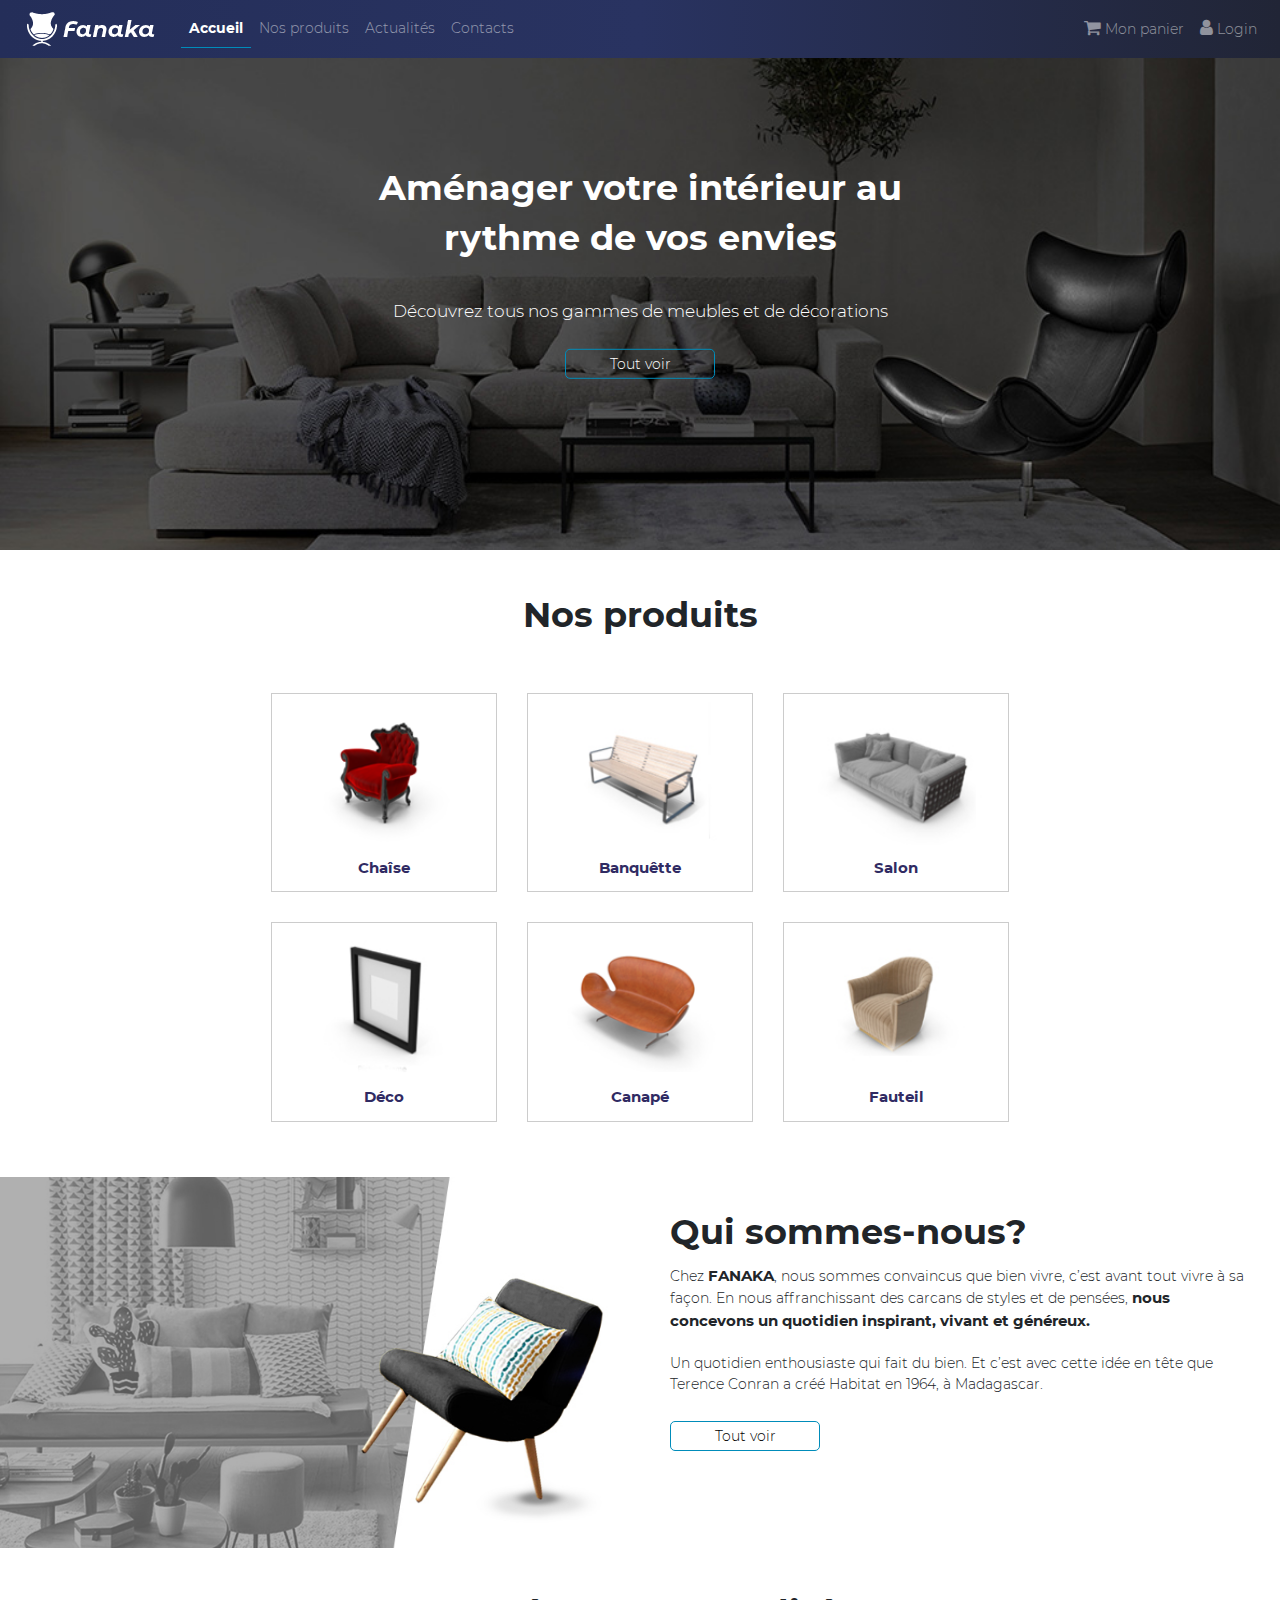
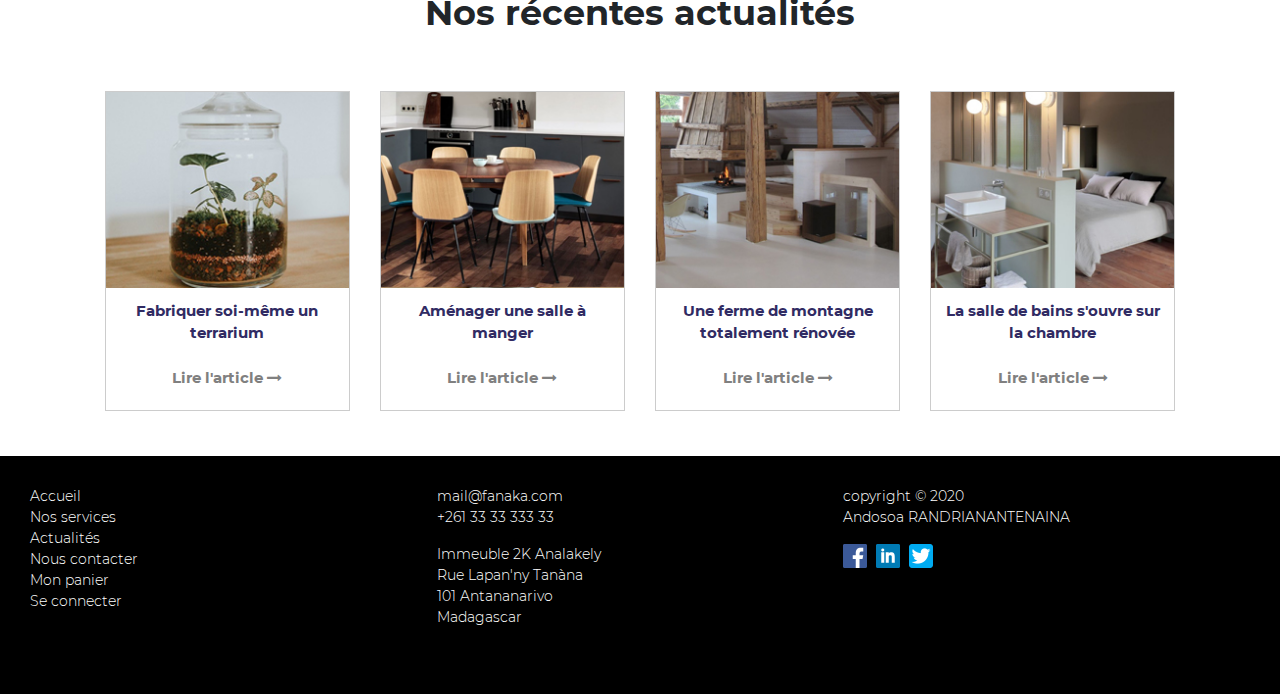
<file: index.html>
<!DOCTYPE html>
<html>
<head>
	<title>Fanaka</title>
	<meta charset="utf-8">
	<link rel="stylesheet" type="text/css" href="css/bootstrap.min.css">
	<link rel="stylesheet" type="text/css" href="css/font-awesome.min.css">
	<meta name="viewport" content="width=device-width, initial-scale=1.0">
	<script src="jquery/jquery.min.js"></script>
	<script src="jquery/popper.min.js"></script>
	<script src="jquery/bootstrap.min.js"></script>
</head>
<body> 

	<!-- navbar -->
	<div class="container-fluid">
		<div class="row">
			<div class="col-md-12">
				<nav class="navbar navbar-expand-lg navbar-dark fixed-top" style="background-image:linear-gradient(to right, #242e59, #293361, #212536);">
				  <a class="navbar-brand" href="index.html"><img src="img/logo.png"></a>
				  <button style="width:initial"class="navbar-toggler" type="button" data-toggle="collapse" data-target="#collapsibleNavbar">
				    <span class="navbar-toggler-icon"></span>
				  </button>
				  <div class="collapse navbar-collapse" id="collapsibleNavbar">
				    <ul class="navbar-nav mr-auto">
				      <li class="nav-item">
				        <a class="nav-link active"href="index.html">Accueil</a>
				      </li>
				      <li class="nav-item">
				        <a class="nav-link" href="nos_produits.html">Nos produits</a>
				      </li>
				      <li class="nav-item">
				        <a class="nav-link" href="actualites.html">Actualités</a>
				      </li>
				      <li class="nav-item">
				        <a class="nav-link " href="contact.html">Contacts</a>
				      </li>
				    </ul>
				    <ul class="navbar-nav">
					    <li class="nav-item">
					        <a class="nav-link" href="panier.html"><i class="fa fa-shopping-cart" style="font-size:18px"></i> Mon panier</a>
					    </li>
					    <li class="nav-item">
					        <a class="nav-link" href="login.html"><i class="fa fa-user" style="font-size:18px"></i> Login</a>
					    </li>
				    </ul>
				  </div>
				</nav>
			</div>
		</div>
	</div>

	<!-- cover -->
	<div class="container-fluid">
		<div class="row">
			<div class="col-md-12">
		      <div class="cover-container">
		        <div class="cover-text">
		          <h1>Aménager votre intérieur au rythme de vos envies</h1>
		          <h2>Découvrez tous nos gammes de meubles et de décorations</h2>
		            <a href="nos_produits.html"> <button href="" class="cover-button button">Tout voir</button></a>
		        </div>
		      </div>
			</div>
		</div>
	</div>

	<!-- nos produits-->
	<div class="container-fluid bloc">
		<div class="row">
			<div class="col-md-12">
				<H1 style="text-align: center">Nos produits</H1>
			</div>
		</div>	
	</div>
	<div class="container-fluid maxwidth75">
		<div class="row">
			<div class="col-md-4" style="padding:0px 15px">
	            <div class="gallery">
	              <a target="_blank" href="nos_produits.html">
	                <img src="img/chaise.png">
	              </a>
	              <div class="desc">Chaîse</div>
	            </div>
			</div>
			<div class="col-md-4" style="padding:0px 15px">
	            <div class="gallery">
	              <a target="_blank" href="nos_produits.html">
	                <img src="img/banquette.jpg">
	              </a>
	              <div class="desc">Banquêtte</div>
	            </div>
			</div>
			<div class="col-md-4" style="padding:0px 15px">
	            <div class="gallery">
	              <a target="_blank" href="nos_produits.html">
	                <img src="img/salon.jpg">
	              </a>
	              <div class="desc">Salon</div>
	            </div>
			</div>
			<div class="col-md-4" style="padding:0px 15px">
	            <div class="gallery">
	              <a target="_blank" href="nos_produits.html">
	                <img src="img/decoration.jpg">
	              </a>
	              <div class="desc">Déco</div>
	            </div>
			</div>
			<div class="col-md-4" style="padding:0px 15px">
	            <div class="gallery">
	              <a target="_blank" href="nos_produits.html">
	                <img src="img/canape.png">
	              </a>
	              <div class="desc">Canapé</div>
	            </div>
			</div>	
			<div class="col-md-4" style="padding:0px 15px">
	            <div class="gallery">
	              <a target="_blank" href="nos_produits.html">
	                <img src="img/fauteil.jpg">
	              </a>
	              <div class="desc">Fauteil</div>
	            </div>
			</div>	
		</div>
	</div>

	<!-- Qui sommes nous -->
	<div class="container-fluid bloc">
		<div class="row">
			<div class="col-md-6">
					<img src="img/img23.jpg" class="img-responsive">
			</div>
			<div class="col-md-6">
				<div class="quisommesnous">
					<h1>Qui sommes-nous?</h1>
					<p>Chez <strong>FANAKA</strong>, nous sommes convaincus que bien vivre, c’est avant tout vivre à sa façon. En nous affranchissant des carcans de styles et de pensées, <strong>nous concevons un quotidien inspirant, vivant et généreux.</strong><br><br>Un quotidien enthousiaste qui fait du bien. Et c’est avec cette idée en tête que Terence Conran a créé Habitat en 1964, à Madagascar.</p>
                    <a href="nos_produits.html"> <button href="" class="presentation-button button">Tout voir</button></a>					
				</div>
			</div>
		</div>
	</div>

	<!-- actualités-->
	<div class="container-fluid bloc">
		<div class="row">
			<div class="col-md-12">
				<H1 style="text-align: center">Nos récentes actualités</H1>
			</div>
		</div>	
	</div>
	<div class="container-fluid">
		<div class="row" style="margin-right: 7%;margin-left: 7%">
			<div class="col-md-3" style="padding:0px 15px">
	            <div class="gallery actus">
	              <a target="_blank" href="article1.html">
	                <img src="img/article1.jpg">
	              </a>
	              <div class="desc">Fabriquer soi-même un terrarium <br><br>
	              <a href="article1.html">Lire l'article  <i class="fa fa-long-arrow-right"></i></a>
	              </div>
		        </div>
			</div>
			<div class="col-md-3" style="padding:0px 15px">
	            <div class="gallery actus">
		              <a target="_blank" href="article2.html">
		                <img src="img/article2.jpg">
		              </a>
		              <div class="desc">Aménager une salle à manger<br><br>
	              		<a href="article2.html">Lire l'article  <i class="fa fa-long-arrow-right"></i></a>
		              </div>
			    </div>
			</div>
			<div class="col-md-3" style="padding:0px 15px">
	            <div class="gallery actus">
		              <a target="_blank" href="article3.html">
		                <img src="img/article3.jpg">
		              </a>
		              <div class="desc">Une ferme de montagne totalement rénovée<br><br>
	            		<a href="article3.html">Lire l'article  <i class="fa fa-long-arrow-right"></i></a>
		              </div>
			    </div>	
			</div>
			<div class="col-md-3 " style="padding:0px 15px">
	            <div class="gallery actus">
		              <a target="_blank" href="article4.html">
		                <img src="img/article4.jpg">
		              </a>
		              <div class="desc">La salle de bains s'ouvre sur la chambre <br><br>
	              		<a href="article4.html">Lire l'article  <i class="fa fa-long-arrow-right"></i></a>
		              </div>
			    </div>
			</div>
		</div>
	</div>

	<!-- footer-->
	<div class="container-fluid footer">
		<div class="row">
			<div class="col-md-4" style="list-style-type: none;margin-bottom: 20px; color:white‹;">
					<li><a href="index.html">Accueil</a></li>
					<li><a href="nos_produits.html">Nos services</a></li>
					<li><a href="actualites.html">Actualités</a></li>
					<li><a href="contact.html">Nous contacter</a></li>
					<li><a href="panier.html">Mon panier</a></li>
					<li><a href="login.html">Se connecter</a></li>
			</div>
			<div class="col-md-4" style="margin-bottom: 20px">
				<p><a href="mailto:mail@fanaka.com">mail@fanaka.com </a><br>+261 33 33 333 33</p>
				<p>Immeuble 2K Analakely <br>Rue Lapan'ny Tanàna <br>101 Antananarivo <br>Madagascar</p>

			</div>
			<div class="col-md-4">
					<p>copyright &copy; 2020 <br>Andosoa RANDRIANANTENAINA</p>
					<img src="img/facebook.png" style="margin-right: 5px">
					<img src="img/linkedin.png" style="margin-right: 5px">
					<img src="img/twitter.png" >
			</div>
		</div>
		
	</div>
</body>
</html>
</file>
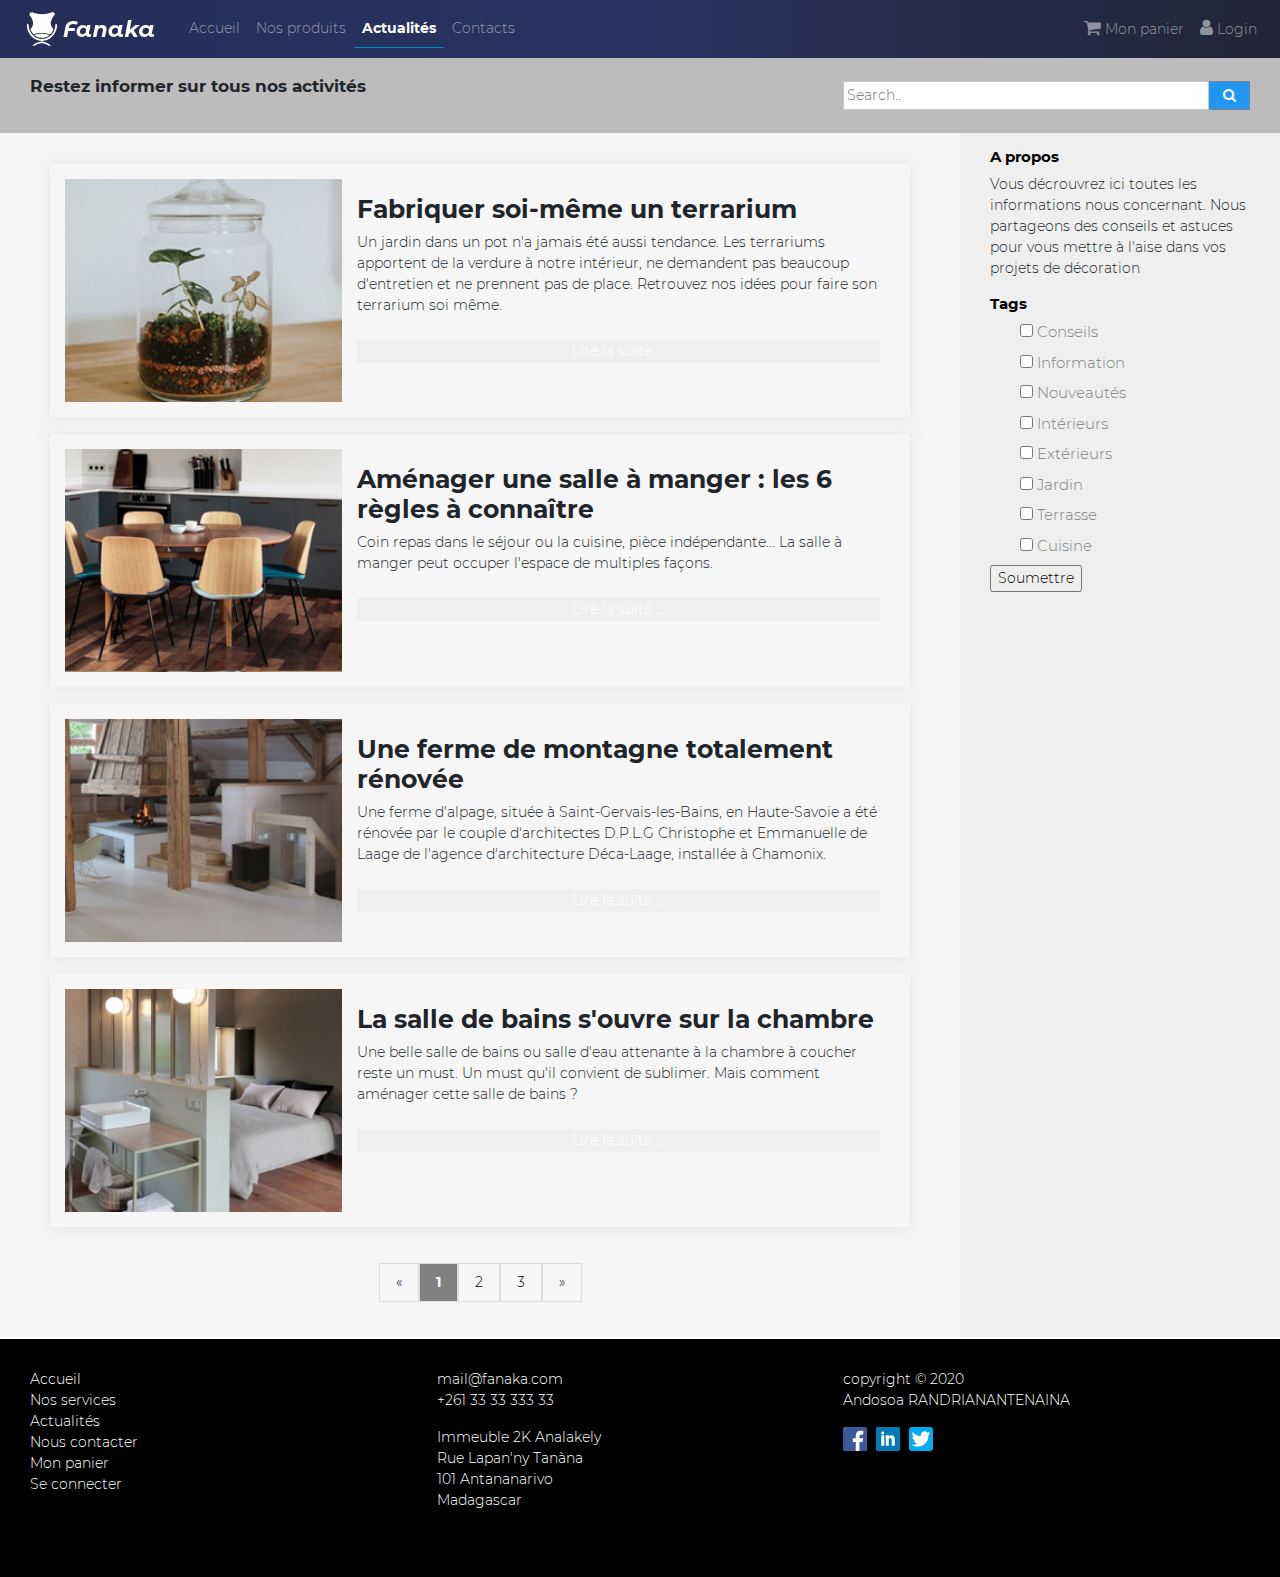
<file: actualites.html>
<!DOCTYPE html>
<html>
<head>
	<title>Actualités</title>
	<meta charset="utf-8">
	<link rel="stylesheet" type="text/css" href="css/bootstrap.min.css">
	<link rel="stylesheet" type="text/css" href="css/font-awesome.min.css">
	<meta name="viewport" content="width=device-width, initial-scale=1.0">
	<script src="jquery/jquery.min.js"></script>
	<script src="jquery/popper.min.js"></script>
	<script src="jquery/bootstrap.min.js"></script>
</head>
<body> 

	<!-- navbar -->
	<div class="container-fluid">
		<div class="row">
			<div class="col-md-12">
				<nav class="navbar navbar-expand-lg navbar-dark fixed-top" style="background-image:linear-gradient(to right, #242e59, #293361, #212536);">
				  <a class="navbar-brand" href="index.html"><img src="img/logo.png"></a>
				  <button style="width:initial"class="navbar-toggler" type="button" data-toggle="collapse" data-target="#collapsibleNavbar">
				    <span class="navbar-toggler-icon"></span>
				  </button>
				  <div class="collapse navbar-collapse" id="collapsibleNavbar">
				    <ul class="navbar-nav mr-auto">
				      <li class="nav-item">
				        <a class="nav-link "href="index.html">Accueil</a>
				      </li>
				      <li class="nav-item">
				        <a class="nav-link " href="nos_produits.html">Nos produits</a>
				      </li>
				      <li class="nav-item">
				        <a class="nav-link active" href="actualites.html">Actualités</a>
				      </li>
				      <li class="nav-item">
				        <a class="nav-link " href="contact.html">Contacts</a>
				      </li>
				    </ul>
				    <ul class="navbar-nav">
					    <li class="nav-item">
					        <a class="nav-link" href="panier.html"><i class="fa fa-shopping-cart" style="font-size:18px"></i> Mon panier</a>
					    </li>
					    <li class="nav-item">
					        <a class="nav-link" href="login.html"><i class="fa fa-user" style="font-size:18px"></i> Login</a>
					    </li>
				    </ul>
				  </div>
				</nav>
			</div>
		</div>
	</div>

	<!-- barre de recherche et filtre -->
	<div class="container-fluid secondbar">
		<div class="row">
			<div class="col-md-8">
				<h2>Restez informer sur tous nos activités</h2>
			</div>
			<div class="col-md-4">
				<form class="recherchez" action="#">
				  <input type="text" placeholder="Search.." name="search2">
				  <button type="submit"><i class="fa fa-search"></i></button>
				</form>
			</div>
		</div>
	</div>
	<!-- liste produites -->
	<div class="container-fluid list-produits">
		<div class="row">
			<div class="col-md-9 card-produits">
				<div class="container-fluid">
					<div class="row">
						<div class="col-md-12" style="; margin:0px auto; padding:0px 4px">
					        <div class="container-actus" >
					        	<div class="row">
						           <div class="col-md-4">  
						             <a target="_blank" href="img/article1.jpg"><img src="img/article1.jpg"></a>
						           </div>    
						           <div class="col-md-8" style="padding:15px">
						                <div class="description-article-actualites">
						                <h2>Fabriquer soi-même un terrarium</h2>
						                <p>Un jardin dans un pot n'a jamais été aussi tendance. Les terrariums apportent de la verdure à notre intérieur, ne demandent pas beaucoup d'entretien et ne prennent pas de place. Retrouvez nos idées pour faire son terrarium soi même. </p>
						                </div>
						                <a href="article1.html"> <button href="" class="actualites-button button">Lire la suite ...</button></a>
						            </div>
					             </div>
					        </div>
					        <div class="container-actus" >
					        	<div class="row">
						           <div class="col-md-4">  
						             <a target="_blank" href="img/article2.jpg"><img src="img/article2.jpg"></a>
						           </div>    
						           <div class="col-md-8" style="padding:15px">
						                <div class="description-article-actualites">
						                <h2>Aménager une salle à manger : les 6 règles à connaître</h2>
                						<p>Coin repas dans le séjour ou la cuisine, pièce indépendante... La salle à manger peut occuper l'espace de multiples façons. </p>
						                </div>
						                <a href="article2.html"> <button href="" class="actualites-button button">Lire la suite ...</button></a>
						            </div>
					             </div>
					        </div>
					        <div class="container-actus" >
					        	<div class="row">
						           <div class="col-md-4">  
						             <a target="_blank" href="img/article3.jpg"><img src="img/article3.jpg"></a>
						           </div>    
						           <div class="col-md-8" style="padding:15px">
						                <div class="description-article-actualites">
		                                <h2>Une ferme de montagne totalement rénovée</h2>
                						<p>Une ferme d'alpage, située à Saint-Gervais-les-Bains, en Haute-Savoie a été rénovée par le couple d'architectes D.P.L.G Christophe et Emmanuelle de Laage de l'agence d'architecture Déca-Laage, installée à Chamonix.</p>
						                </div>
						                <a href="article3.html"> <button href="" class="actualites-button button">Lire la suite ...</button></a>
						            </div>
					             </div>
					        </div>
					        <div class="container-actus" >
					        	<div class="row">
						           <div class="col-md-4">  
						             <a target="_blank" href="img/article4.jpg"><img src="img/article4.jpg"></a>
						           </div>    
						           <div class="col-md-8" style="padding:15px">
						                <div class="description-article-actualites">
						                <h2>La salle de bains s'ouvre sur la chambre</h2>
                						<p>Une belle salle de bains ou salle d'eau attenante à la chambre à coucher reste un must. Un must qu'il convient de sublimer. Mais comment aménager cette salle de bains ?</p>
						                </div>
						                <a href="article4.html"> <button href="" class="actualites-button button">Lire la suite ...</button></a>
						            </div>
					             </div>
					        </div>
					        				        
						</div>									
					</div>
					<!-- pagination -->
					<div class="pagination-center">
					  <div class="pagination">
					  <a href="#">&laquo;</a>
					  <a href="#" class="active">1</a>
					  <a href="#">2</a>
					  <a href="#">3</a>
					  <a href="#">&raquo;</a>
					  </div>
					</div>
				</div>
			</div>
			<div class="col-md-3 fixed-left">
			    <div class=filtre-produit>
			    	  <h2>A propos</h2>
			          <p>Vous décrouvrez ici toutes les informations nous concernant. Nous partageons des conseils et astuces pour vous mettre à l'aise dans vos projets de décoration</p>

			          <h2>Tags</h2>
			          <div class="quizz-pays"> 
			              <form action="/action_page.php">
			                  <input type="checkbox" id="conseils" name="conseils" value="tags">
			                  <label for="conseils"> Conseils</label><br>
			                  <input type="checkbox" id="information" name="information" value="tags">
			                  <label for="information"> Information</label><br>
			                  <input type="checkbox" id="nouveautes" name="nouveautes" value="tags">
			                  <label for="nouveautes"> Nouveautés</label><br>
			                  <input type="checkbox" id="interieurs" name="interieurs" value="tags">
			                  <label for="interieurs"> Intérieurs</label><br>
			                  <input type="checkbox" id="exterieurs" name="exterieurs" value="tags">
			                  <label for="exterieurs"> Extérieurs</label><br>
			                  <input type="checkbox" id="jardin" name="jardin" value="tags">
			                  <label for="jardin"> Jardin</label><br>
			                  <input type="checkbox" id="terrasse" name="terrasse" value="tags">
			                  <label for="terrasse"> Terrasse</label><br>
			                  <input type="checkbox" id="cuisine" name="cuisine" value="tags">
			                  <label for="cuisine"> Cuisine</label><br>
			              </form> 
			          </div>
			    </div>
			    <div class="submit"><input type="button" onclick="alert('Filtre activé!')" value="Soumettre">
			    </div>
			</div>
		</div>
	</div>
	<!-- footer -->
	<div class="container-fluid footer">
		<div class="row">
			<div class="col-md-4" style="list-style-type: none;margin-bottom: 20px; color:white‹;">
					<li><a href="index.html">Accueil</a></li>
					<li><a href="nos_produits.html">Nos services</a></li>
					<li><a href="actualites.html">Actualités</a></li>
					<li><a href="contact.html">Nous contacter</a></li>
					<li><a href="panier.html">Mon panier</a></li>
					<li><a href="login.html">Se connecter</a></li>
			</div>
			<div class="col-md-4" style="margin-bottom: 20px">
				<p><a href="mailto:mail@fanaka.com">mail@fanaka.com </a><br>+261 33 33 333 33</p>
				<p>Immeuble 2K Analakely <br>Rue Lapan'ny Tanàna <br>101 Antananarivo <br>Madagascar</p>

			</div>
			<div class="col-md-4">
					<p>copyright &copy; 2020 <br>Andosoa RANDRIANANTENAINA</p>
					<img src="img/facebook.png" style="margin-right: 5px">
					<img src="img/linkedin.png" style="margin-right: 5px">
					<img src="img/twitter.png" >
			</div>
		</div>
	</div>
</body>
</html>
</file>
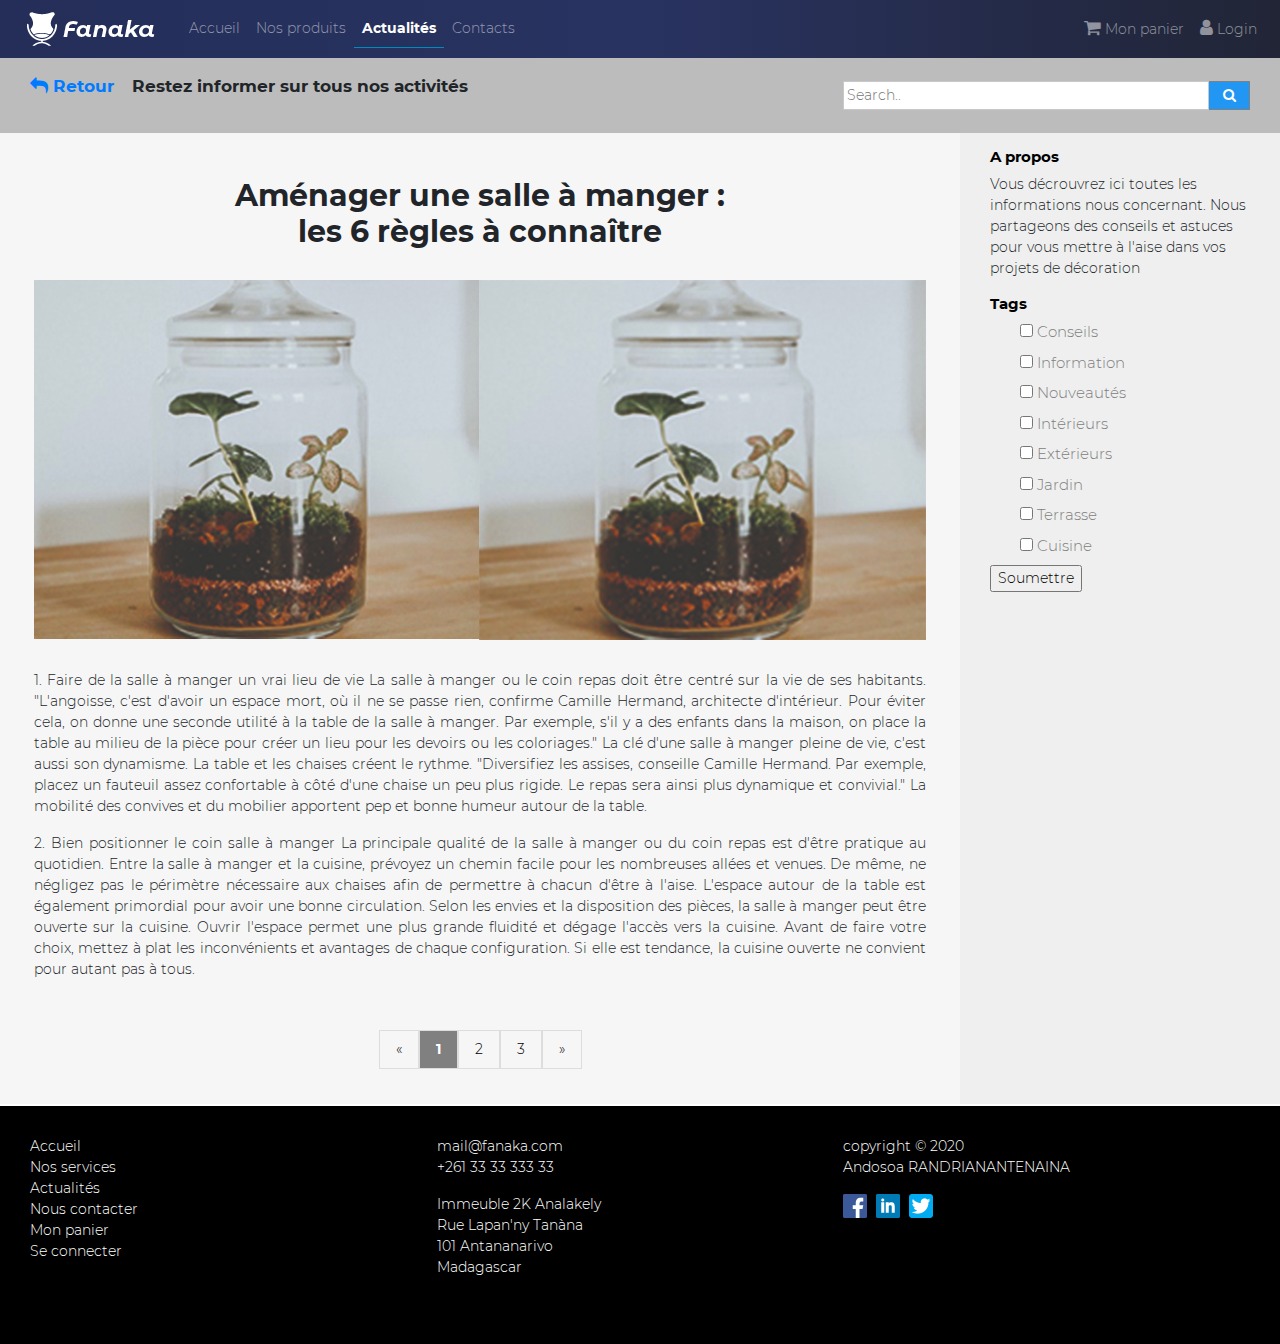
<file: article1.html>
<!DOCTYPE html>
<html>
<head>
	<title>Article 01</title>
	<meta charset="utf-8">
	<link rel="stylesheet" type="text/css" href="css/bootstrap.min.css">
	<link rel="stylesheet" type="text/css" href="css/font-awesome.min.css">
	<meta name="viewport" content="width=device-width, initial-scale=1.0">
	<script src="jquery/jquery.min.js"></script>
	<script src="jquery/popper.min.js"></script>
	<script src="jquery/bootstrap.min.js"></script>
</head>
<body> 

	<!-- navbar -->
	<div class="container-fluid">
		<div class="row">
			<div class="col-md-12">
				<nav class="navbar navbar-expand-lg navbar-dark fixed-top" style="background-image:linear-gradient(to right, #242e59, #293361, #212536);">
				  <a class="navbar-brand" href="index.html"><img src="img/logo.png"></a>
				  <button style="width:initial"class="navbar-toggler" type="button" data-toggle="collapse" data-target="#collapsibleNavbar">
				    <span class="navbar-toggler-icon"></span>
				  </button>
				  <div class="collapse navbar-collapse" id="collapsibleNavbar">
				    <ul class="navbar-nav mr-auto">
				      <li class="nav-item">
				        <a class="nav-link "href="index.html">Accueil</a>
				      </li>
				      <li class="nav-item">
				        <a class="nav-link " href="nos_produits.html">Nos produits</a>
				      </li>
				      <li class="nav-item">
				        <a class="nav-link active" href="actualites.html">Actualités</a>
				      </li>
				      <li class="nav-item">
				        <a class="nav-link " href="contact.html">Contacts</a>
				      </li>
				    </ul>
				    <ul class="navbar-nav">
					    <li class="nav-item">
					        <a class="nav-link" href="panier.html"><i class="fa fa-shopping-cart" style="font-size:18px"></i> Mon panier</a>
					    </li>
					    <li class="nav-item">
					        <a class="nav-link" href="login.html"><i class="fa fa-user" style="font-size:18px"></i> Login</a>
					    </li>
				    </ul>
				  </div>
				</nav>
			</div>
		</div>
	</div>

	<!-- barre de recherche et filtre -->
	<div class="container-fluid secondbar">
		<div class="row">
			<div class="col-md-1">
				<a href="actualites.html"><h2> <i class="fa fa-mail-reply" style="font-size:18px"></i> Retour</h2></a>
			</div>
			<div class="col-md-7">
				<h2>Restez informer sur tous nos activités</h2>
			</div>
			<div class="col-md-4">
				<form class="recherchez" action="#">
				  <input type="text" placeholder="Search.." name="search2">
				  <button type="submit"><i class="fa fa-search"></i></button>
				</form>
			</div>
		</div>
	</div>
	<!-- liste produites -->
	<div class="container-fluid list-produits">
		<div class="row">
			<div class="col-md-9 card-produits">
				<div class="container-fluid">
					<div class="row">
						<div class="col-md-12" style="; margin:0px auto; padding:0px 4px; overflow: hidden;">
					            <div class="container-blog">  
								     <h2 style="font-size: 30px;font-weight: 600; text-align: center; margin:30px 0;">Aménager une salle à manger : <br> les 6 règles à connaître</h2>
								      <div class="img-blog">
								        <img style="width:100%; height:auto" src="img/article1img.jpg">
								      </div>
								      <div class="description-blog" style="margin:30px 0;">
											<p style="text-align: justify;">
											1. Faire de la salle à manger un vrai lieu de vie
											La salle à manger ou le coin repas doit être centré sur la vie de ses habitants. "L'angoisse, c'est d'avoir un espace mort, où il ne se passe rien, confirme Camille Hermand, architecte d'intérieur. Pour éviter cela, on donne une seconde utilité à la table de la salle à manger. Par exemple, s'il y a des enfants dans la maison, on place la table au milieu de la pièce pour créer un lieu pour les devoirs ou les coloriages."  
											La clé d'une salle à manger pleine de vie, c'est aussi son dynamisme. La table et les chaises créent le rythme. "Diversifiez les assises, conseille Camille Hermand. Par exemple, placez un fauteuil assez confortable à côté d'une chaise un peu plus rigide. Le repas sera ainsi plus dynamique et convivial." La mobilité des convives et du mobilier apportent pep et bonne humeur autour de la table.
											</p>
											<p style="text-align: justify;">
											2. Bien positionner le coin salle à manger
											La principale qualité de la salle à manger ou du coin repas est d'être pratique au quotidien. Entre la salle à manger et la cuisine, prévoyez un chemin facile pour les nombreuses allées et venues. De même, ne négligez pas le périmètre nécessaire aux chaises afin de permettre à chacun d'être à l'aise. L'espace autour de la table est également primordial pour avoir une bonne circulation. 
											Selon les envies et la disposition des pièces, la salle à manger peut être ouverte sur la cuisine. Ouvrir l'espace permet une plus grande fluidité et dégage l'accès vers la cuisine. Avant de faire votre choix, mettez à plat les inconvénients et avantages de chaque configuration. Si elle est tendance, la cuisine ouverte ne convient pour autant pas à tous.
											</p>
								      </div>
								</div>			        				        
						</div>									
					</div>
					<!-- pagination -->
					<div class="pagination-center">
					  <div class="pagination">
					  <a href="#">&laquo;</a>
					  <a href="#" class="active">1</a>
					  <a href="#">2</a>
					  <a href="#">3</a>
					  <a href="#">&raquo;</a>
					  </div>
					</div>
				</div>
			</div>
			<div class="col-md-3 fixed-left">
			    <div class=filtre-produit>
			    	  <h2>A propos</h2>
			          <p>Vous décrouvrez ici toutes les informations nous concernant. Nous partageons des conseils et astuces pour vous mettre à l'aise dans vos projets de décoration</p>

			          <h2>Tags</h2>
			          <div class="quizz-pays"> 
			              <form action="/action_page.php">
			                  <input type="checkbox" id="conseils" name="conseils" value="tags">
			                  <label for="conseils"> Conseils</label><br>
			                  <input type="checkbox" id="information" name="information" value="tags">
			                  <label for="information"> Information</label><br>
			                  <input type="checkbox" id="nouveautes" name="nouveautes" value="tags">
			                  <label for="nouveautes"> Nouveautés</label><br>
			                  <input type="checkbox" id="interieurs" name="interieurs" value="tags">
			                  <label for="interieurs"> Intérieurs</label><br>
			                  <input type="checkbox" id="exterieurs" name="exterieurs" value="tags">
			                  <label for="exterieurs"> Extérieurs</label><br>
			                  <input type="checkbox" id="jardin" name="jardin" value="tags">
			                  <label for="jardin"> Jardin</label><br>
			                  <input type="checkbox" id="terrasse" name="terrasse" value="tags">
			                  <label for="terrasse"> Terrasse</label><br>
			                  <input type="checkbox" id="cuisine" name="cuisine" value="tags">
			                  <label for="cuisine"> Cuisine</label><br>
			              </form> 
			          </div>
			    </div>
			    <div class="submit"><input type="button" onclick="alert('Filtre activé!')" value="Soumettre">
			    </div>
			</div>
		</div>
	</div>
	<!-- footer -->
	<div class="container-fluid footer">
		<div class="row">
			<div class="col-md-4" style="list-style-type: none;margin-bottom: 20px; color:white‹;">
					<li><a href="index.html">Accueil</a></li>
					<li><a href="nos_produits.html">Nos services</a></li>
					<li><a href="actualites.html">Actualités</a></li>
					<li><a href="contact.html">Nous contacter</a></li>
					<li><a href="panier.html">Mon panier</a></li>
					<li><a href="login.html">Se connecter</a></li>
			</div>
			<div class="col-md-4" style="margin-bottom: 20px">
				<p><a href="mailto:mail@fanaka.com">mail@fanaka.com </a><br>+261 33 33 333 33</p>
				<p>Immeuble 2K Analakely <br>Rue Lapan'ny Tanàna <br>101 Antananarivo <br>Madagascar</p>

			</div>
			<div class="col-md-4">
					<p>copyright &copy; 2020 <br>Andosoa RANDRIANANTENAINA</p>
					<img src="img/facebook.png" style="margin-right: 5px">
					<img src="img/linkedin.png" style="margin-right: 5px">
					<img src="img/twitter.png" >
			</div>
		</div>
	</div>
</body>
</html>
</file>
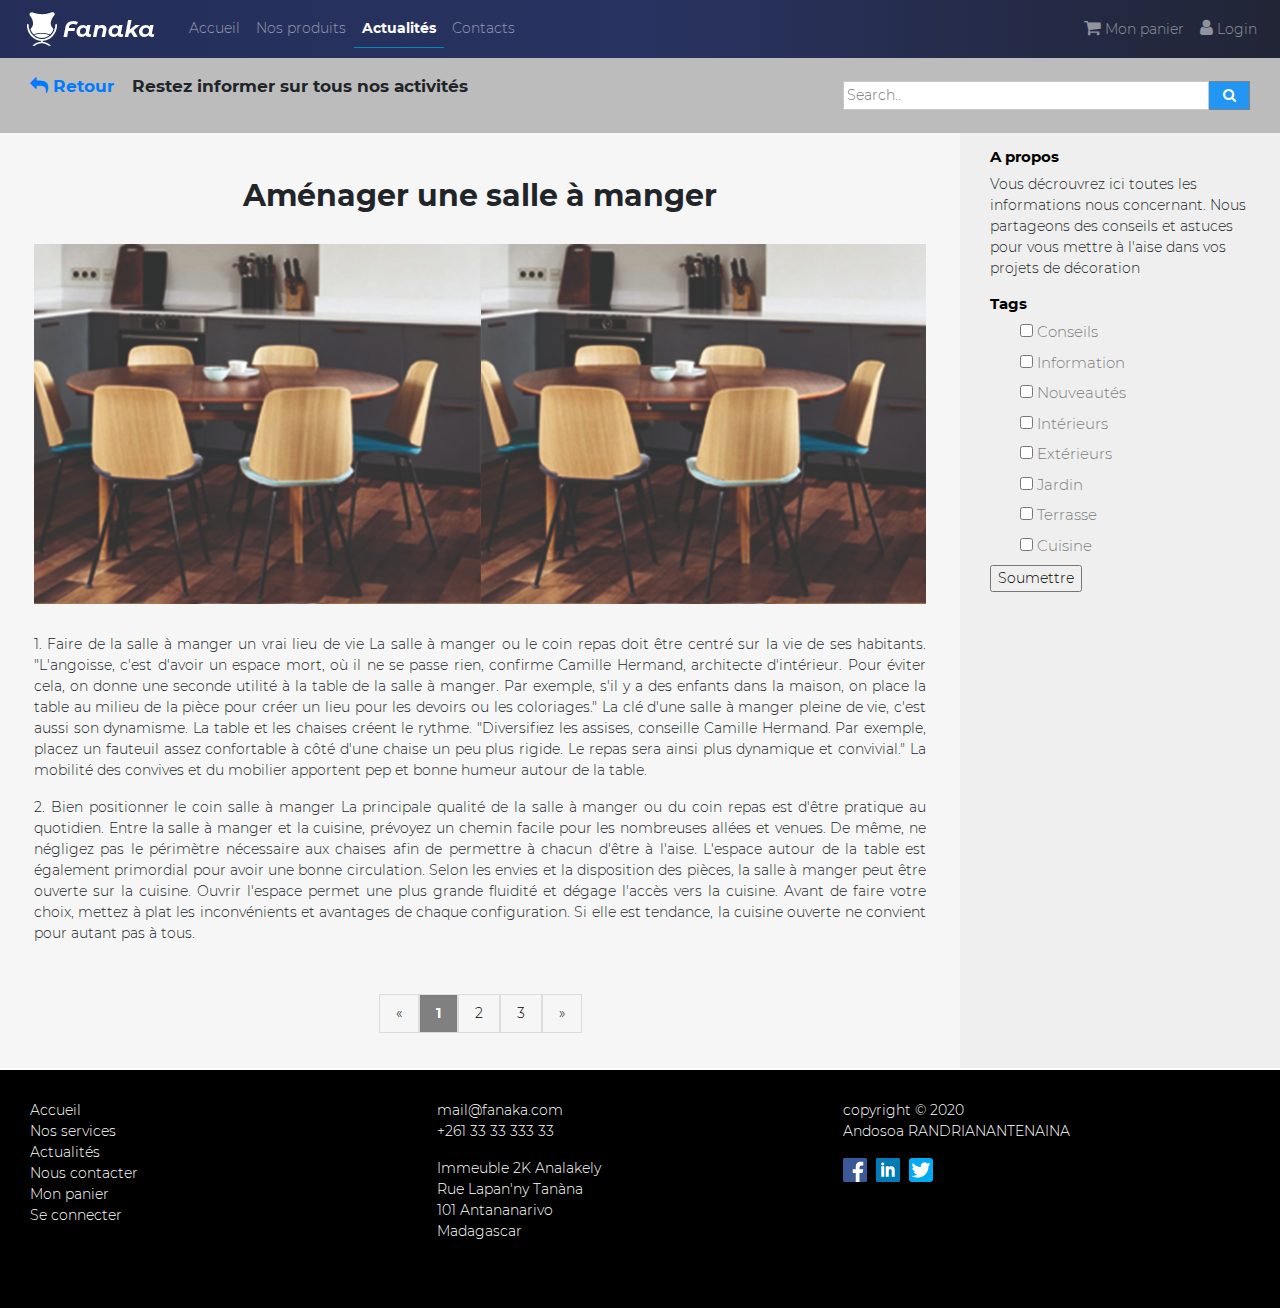
<file: article2.html>
<!DOCTYPE html>
<html>
<head>
	<title>Article 02</title>
	<meta charset="utf-8">
	<link rel="stylesheet" type="text/css" href="css/bootstrap.min.css">
	<link rel="stylesheet" type="text/css" href="css/font-awesome.min.css">
	<meta name="viewport" content="width=device-width, initial-scale=1.0">
	<script src="jquery/jquery.min.js"></script>
	<script src="jquery/popper.min.js"></script>
	<script src="jquery/bootstrap.min.js"></script>
</head>
<body> 

	<!-- navbar -->
	<div class="container-fluid">
		<div class="row">
			<div class="col-md-12">
				<nav class="navbar navbar-expand-lg navbar-dark fixed-top" style="background-image:linear-gradient(to right, #242e59, #293361, #212536);">
				  <a class="navbar-brand" href="index.html"><img src="img/logo.png"></a>
				  <button style="width:initial"class="navbar-toggler" type="button" data-toggle="collapse" data-target="#collapsibleNavbar">
				    <span class="navbar-toggler-icon"></span>
				  </button>
				  <div class="collapse navbar-collapse" id="collapsibleNavbar">
				    <ul class="navbar-nav mr-auto">
				      <li class="nav-item">
				        <a class="nav-link "href="index.html">Accueil</a>
				      </li>
				      <li class="nav-item">
				        <a class="nav-link " href="nos_produits.html">Nos produits</a>
				      </li>
				      <li class="nav-item">
				        <a class="nav-link active" href="actualites.html">Actualités</a>
				      </li>
				      <li class="nav-item">
				        <a class="nav-link " href="contact.html">Contacts</a>
				      </li>
				    </ul>
				    <ul class="navbar-nav">
					    <li class="nav-item">
					        <a class="nav-link" href="panier.html"><i class="fa fa-shopping-cart" style="font-size:18px"></i> Mon panier</a>
					    </li>
					    <li class="nav-item">
					        <a class="nav-link" href="login.html"><i class="fa fa-user" style="font-size:18px"></i> Login</a>
					    </li>
				    </ul>
				  </div>
				</nav>
			</div>
		</div>
	</div>

	<!-- barre de recherche et filtre -->
	<div class="container-fluid secondbar">
		<div class="row">
			<div class="col-md-1">
				<a href="actualites.html"><h2> <i class="fa fa-mail-reply" style="font-size:18px"></i> Retour</h2></a>
			</div>
			<div class="col-md-7">
				<h2>Restez informer sur tous nos activités</h2>
			</div>
			<div class="col-md-4">
				<form class="recherchez" action="#">
				  <input type="text" placeholder="Search.." name="search2">
				  <button type="submit"><i class="fa fa-search"></i></button>
				</form>
			</div>
		</div>
	</div>
	<!-- liste produites -->
	<div class="container-fluid list-produits">
		<div class="row">
			<div class="col-md-9 card-produits">
				<div class="container-fluid">
					<div class="row">
						<div class="col-md-12" style="; margin:0px auto; padding:0px 4px; overflow: hidden;">
					            <div class="container-blog">  
								     <h2 style="font-size: 30px;font-weight: 600; text-align: center; margin:30px 0;">Aménager une salle à manger</h2>
								      <div class="img-blog">
								        <img style="width:100%;" src="img/article2img.jpg">
								      </div>
								      <div class="description-blog" style="margin:30px 0;">
											<p style="text-align: justify;">
											1. Faire de la salle à manger un vrai lieu de vie
											La salle à manger ou le coin repas doit être centré sur la vie de ses habitants. "L'angoisse, c'est d'avoir un espace mort, où il ne se passe rien, confirme Camille Hermand, architecte d'intérieur. Pour éviter cela, on donne une seconde utilité à la table de la salle à manger. Par exemple, s'il y a des enfants dans la maison, on place la table au milieu de la pièce pour créer un lieu pour les devoirs ou les coloriages."  
											La clé d'une salle à manger pleine de vie, c'est aussi son dynamisme. La table et les chaises créent le rythme. "Diversifiez les assises, conseille Camille Hermand. Par exemple, placez un fauteuil assez confortable à côté d'une chaise un peu plus rigide. Le repas sera ainsi plus dynamique et convivial." La mobilité des convives et du mobilier apportent pep et bonne humeur autour de la table.
											</p>
											<p style="text-align: justify;">
											2. Bien positionner le coin salle à manger
											La principale qualité de la salle à manger ou du coin repas est d'être pratique au quotidien. Entre la salle à manger et la cuisine, prévoyez un chemin facile pour les nombreuses allées et venues. De même, ne négligez pas le périmètre nécessaire aux chaises afin de permettre à chacun d'être à l'aise. L'espace autour de la table est également primordial pour avoir une bonne circulation. 
											Selon les envies et la disposition des pièces, la salle à manger peut être ouverte sur la cuisine. Ouvrir l'espace permet une plus grande fluidité et dégage l'accès vers la cuisine. Avant de faire votre choix, mettez à plat les inconvénients et avantages de chaque configuration. Si elle est tendance, la cuisine ouverte ne convient pour autant pas à tous.
											</p>
								      </div>
								</div>			        				        
						</div>									
					</div>
					<!-- pagination -->
					<div class="pagination-center">
					  <div class="pagination">
					  <a href="#">&laquo;</a>
					  <a href="#" class="active">1</a>
					  <a href="#">2</a>
					  <a href="#">3</a>
					  <a href="#">&raquo;</a>
					  </div>
					</div>
				</div>
			</div>
			<div class="col-md-3 fixed-left">
			    <div class=filtre-produit>
			    	  <h2>A propos</h2>
			          <p>Vous décrouvrez ici toutes les informations nous concernant. Nous partageons des conseils et astuces pour vous mettre à l'aise dans vos projets de décoration</p>

			          <h2>Tags</h2>
			          <div class="quizz-pays"> 
			              <form action="/action_page.php">
			                  <input type="checkbox" id="conseils" name="conseils" value="tags">
			                  <label for="conseils"> Conseils</label><br>
			                  <input type="checkbox" id="information" name="information" value="tags">
			                  <label for="information"> Information</label><br>
			                  <input type="checkbox" id="nouveautes" name="nouveautes" value="tags">
			                  <label for="nouveautes"> Nouveautés</label><br>
			                  <input type="checkbox" id="interieurs" name="interieurs" value="tags">
			                  <label for="interieurs"> Intérieurs</label><br>
			                  <input type="checkbox" id="exterieurs" name="exterieurs" value="tags">
			                  <label for="exterieurs"> Extérieurs</label><br>
			                  <input type="checkbox" id="jardin" name="jardin" value="tags">
			                  <label for="jardin"> Jardin</label><br>
			                  <input type="checkbox" id="terrasse" name="terrasse" value="tags">
			                  <label for="terrasse"> Terrasse</label><br>
			                  <input type="checkbox" id="cuisine" name="cuisine" value="tags">
			                  <label for="cuisine"> Cuisine</label><br>
			              </form> 
			          </div>
			    </div>
			    <div class="submit"><input type="button" onclick="alert('Filtre activé!')" value="Soumettre">
			    </div>
			</div>
		</div>
	</div>
	<!-- footer -->
	<div class="container-fluid footer">
		<div class="row">
			<div class="col-md-4" style="list-style-type: none;margin-bottom: 20px; color:white‹;">
					<li><a href="index.html">Accueil</a></li>
					<li><a href="nos_produits.html">Nos services</a></li>
					<li><a href="actualites.html">Actualités</a></li>
					<li><a href="contact.html">Nous contacter</a></li>
					<li><a href="panier.html">Mon panier</a></li>
					<li><a href="login.html">Se connecter</a></li>
			</div>
			<div class="col-md-4" style="margin-bottom: 20px">
				<p><a href="mailto:mail@fanaka.com">mail@fanaka.com </a><br>+261 33 33 333 33</p>
				<p>Immeuble 2K Analakely <br>Rue Lapan'ny Tanàna <br>101 Antananarivo <br>Madagascar</p>

			</div>
			<div class="col-md-4">
					<p>copyright &copy; 2020 <br>Andosoa RANDRIANANTENAINA</p>
					<img src="img/facebook.png" style="margin-right: 5px">
					<img src="img/linkedin.png" style="margin-right: 5px">
					<img src="img/twitter.png" >
			</div>
		</div>
	</div>
</body>
</html>
</file>
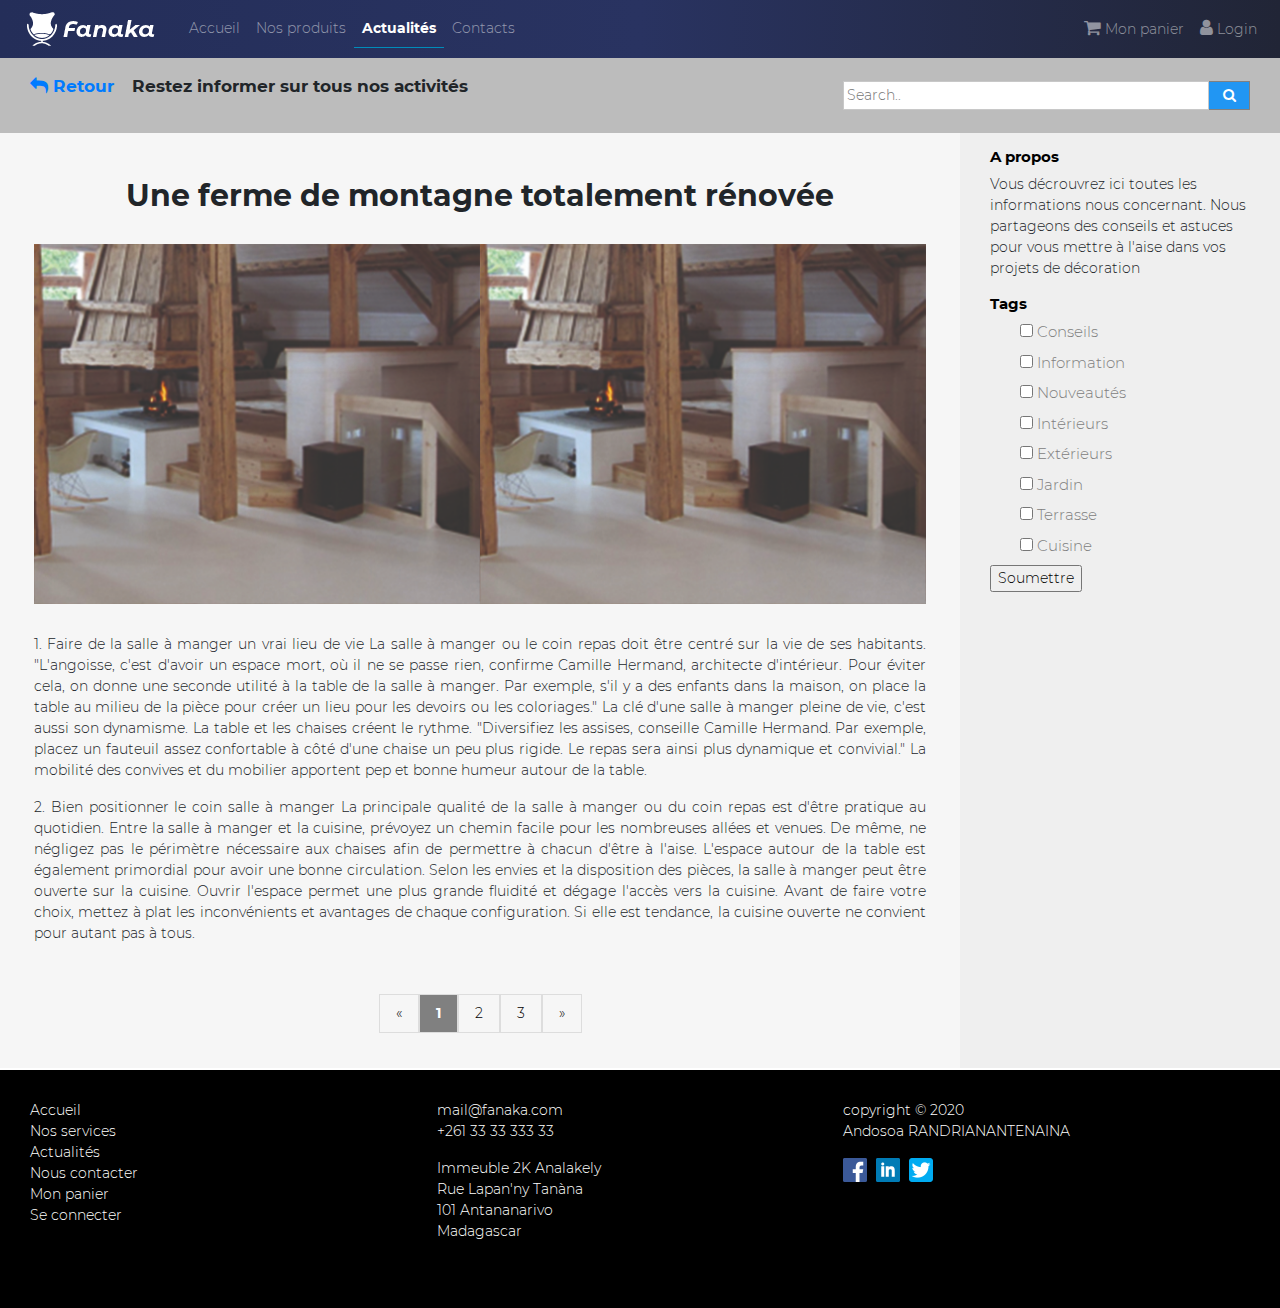
<file: article3.html>
<!DOCTYPE html>
<html>
<head>
	<title>Article 03</title>
	<meta charset="utf-8">
	<link rel="stylesheet" type="text/css" href="css/bootstrap.min.css">
	<link rel="stylesheet" type="text/css" href="css/font-awesome.min.css">
	<meta name="viewport" content="width=device-width, initial-scale=1.0">
	<script src="jquery/jquery.min.js"></script>
	<script src="jquery/popper.min.js"></script>
	<script src="jquery/bootstrap.min.js"></script>
</head>
<body> 

	<!-- navbar -->
	<div class="container-fluid">
		<div class="row">
			<div class="col-md-12">
				<nav class="navbar navbar-expand-lg navbar-dark fixed-top" style="background-image:linear-gradient(to right, #242e59, #293361, #212536);">
				  <a class="navbar-brand" href="index.html"><img src="img/logo.png"></a>
				  <button style="width:initial"class="navbar-toggler" type="button" data-toggle="collapse" data-target="#collapsibleNavbar">
				    <span class="navbar-toggler-icon"></span>
				  </button>
				  <div class="collapse navbar-collapse" id="collapsibleNavbar">
				    <ul class="navbar-nav mr-auto">
				      <li class="nav-item">
				        <a class="nav-link "href="index.html">Accueil</a>
				      </li>
				      <li class="nav-item">
				        <a class="nav-link " href="nos_produits.html">Nos produits</a>
				      </li>
				      <li class="nav-item">
				        <a class="nav-link active" href="actualites.html">Actualités</a>
				      </li>
				      <li class="nav-item">
				        <a class="nav-link " href="contact.html">Contacts</a>
				      </li>
				    </ul>
				    <ul class="navbar-nav">
					    <li class="nav-item">
					        <a class="nav-link" href="panier.html"><i class="fa fa-shopping-cart" style="font-size:18px"></i> Mon panier</a>
					    </li>
					    <li class="nav-item">
					        <a class="nav-link" href="login.html"><i class="fa fa-user" style="font-size:18px"></i> Login</a>
					    </li>
				    </ul>
				  </div>
				</nav>
			</div>
		</div>
	</div>

	<!-- barre de recherche et filtre -->
	<div class="container-fluid secondbar">
		<div class="row">
			<div class="col-md-1">
				<a href="actualites.html"><h2> <i class="fa fa-mail-reply" style="font-size:18px"></i> Retour</h2></a>
			</div>
			<div class="col-md-7">
				<h2>Restez informer sur tous nos activités</h2>
			</div>
			<div class="col-md-4">
				<form class="recherchez" action="#">
				  <input type="text" placeholder="Search.." name="search2">
				  <button type="submit"><i class="fa fa-search"></i></button>
				</form>
			</div>
		</div>
	</div>
	<!-- liste produites -->
	<div class="container-fluid list-produits">
		<div class="row">
			<div class="col-md-9 card-produits">
				<div class="container-fluid">
					<div class="row">
						<div class="col-md-12" style="; margin:0px auto; padding:0px 4px; overflow: hidden;">
					            <div class="container-blog">  
								     <h2 style="font-size: 30px;font-weight: 600; text-align: center; margin:30px 0;">Une ferme de montagne totalement rénovée</h2>
								      <div class="img-blog">
								        <img style="width:100%;" src="img/article3img.jpg">
								      </div>
								      <div class="description-blog" style="margin:30px 0;">
											<p style="text-align: justify;">
											1. Faire de la salle à manger un vrai lieu de vie
											La salle à manger ou le coin repas doit être centré sur la vie de ses habitants. "L'angoisse, c'est d'avoir un espace mort, où il ne se passe rien, confirme Camille Hermand, architecte d'intérieur. Pour éviter cela, on donne une seconde utilité à la table de la salle à manger. Par exemple, s'il y a des enfants dans la maison, on place la table au milieu de la pièce pour créer un lieu pour les devoirs ou les coloriages."  
											La clé d'une salle à manger pleine de vie, c'est aussi son dynamisme. La table et les chaises créent le rythme. "Diversifiez les assises, conseille Camille Hermand. Par exemple, placez un fauteuil assez confortable à côté d'une chaise un peu plus rigide. Le repas sera ainsi plus dynamique et convivial." La mobilité des convives et du mobilier apportent pep et bonne humeur autour de la table.
											</p>
											<p style="text-align: justify;">
											2. Bien positionner le coin salle à manger
											La principale qualité de la salle à manger ou du coin repas est d'être pratique au quotidien. Entre la salle à manger et la cuisine, prévoyez un chemin facile pour les nombreuses allées et venues. De même, ne négligez pas le périmètre nécessaire aux chaises afin de permettre à chacun d'être à l'aise. L'espace autour de la table est également primordial pour avoir une bonne circulation. 
											Selon les envies et la disposition des pièces, la salle à manger peut être ouverte sur la cuisine. Ouvrir l'espace permet une plus grande fluidité et dégage l'accès vers la cuisine. Avant de faire votre choix, mettez à plat les inconvénients et avantages de chaque configuration. Si elle est tendance, la cuisine ouverte ne convient pour autant pas à tous.
											</p>
								      </div>
								</div>			        				        
						</div>									
					</div>
					<!-- pagination -->
					<div class="pagination-center">
					  <div class="pagination">
					  <a href="#">&laquo;</a>
					  <a href="#" class="active">1</a>
					  <a href="#">2</a>
					  <a href="#">3</a>
					  <a href="#">&raquo;</a>
					  </div>
					</div>
				</div>
			</div>
			<div class="col-md-3 fixed-left">
			    <div class=filtre-produit>
			    	  <h2>A propos</h2>
			          <p>Vous décrouvrez ici toutes les informations nous concernant. Nous partageons des conseils et astuces pour vous mettre à l'aise dans vos projets de décoration</p>

			          <h2>Tags</h2>
			          <div class="quizz-pays"> 
			              <form action="/action_page.php">
			                  <input type="checkbox" id="conseils" name="conseils" value="tags">
			                  <label for="conseils"> Conseils</label><br>
			                  <input type="checkbox" id="information" name="information" value="tags">
			                  <label for="information"> Information</label><br>
			                  <input type="checkbox" id="nouveautes" name="nouveautes" value="tags">
			                  <label for="nouveautes"> Nouveautés</label><br>
			                  <input type="checkbox" id="interieurs" name="interieurs" value="tags">
			                  <label for="interieurs"> Intérieurs</label><br>
			                  <input type="checkbox" id="exterieurs" name="exterieurs" value="tags">
			                  <label for="exterieurs"> Extérieurs</label><br>
			                  <input type="checkbox" id="jardin" name="jardin" value="tags">
			                  <label for="jardin"> Jardin</label><br>
			                  <input type="checkbox" id="terrasse" name="terrasse" value="tags">
			                  <label for="terrasse"> Terrasse</label><br>
			                  <input type="checkbox" id="cuisine" name="cuisine" value="tags">
			                  <label for="cuisine"> Cuisine</label><br>
			              </form> 
			          </div>
			    </div>
			    <div class="submit"><input type="button" onclick="alert('Filtre activé!')" value="Soumettre">
			    </div>
			</div>
		</div>
	</div>
	<!-- footer -->
	<div class="container-fluid footer">
		<div class="row">
			<div class="col-md-4" style="list-style-type: none;margin-bottom: 20px; color:white‹;">
					<li><a href="index.html">Accueil</a></li>
					<li><a href="nos_produits.html">Nos services</a></li>
					<li><a href="actualites.html">Actualités</a></li>
					<li><a href="contact.html">Nous contacter</a></li>
					<li><a href="panier.html">Mon panier</a></li>
					<li><a href="login.html">Se connecter</a></li>
			</div>
			<div class="col-md-4" style="margin-bottom: 20px">
				<p><a href="mailto:mail@fanaka.com">mail@fanaka.com </a><br>+261 33 33 333 33</p>
				<p>Immeuble 2K Analakely <br>Rue Lapan'ny Tanàna <br>101 Antananarivo <br>Madagascar</p>

			</div>
			<div class="col-md-4">
					<p>copyright &copy; 2020 <br>Andosoa RANDRIANANTENAINA</p>
					<img src="img/facebook.png" style="margin-right: 5px">
					<img src="img/linkedin.png" style="margin-right: 5px">
					<img src="img/twitter.png" >
			</div>
		</div>
	</div>
</body>
</html>
</file>
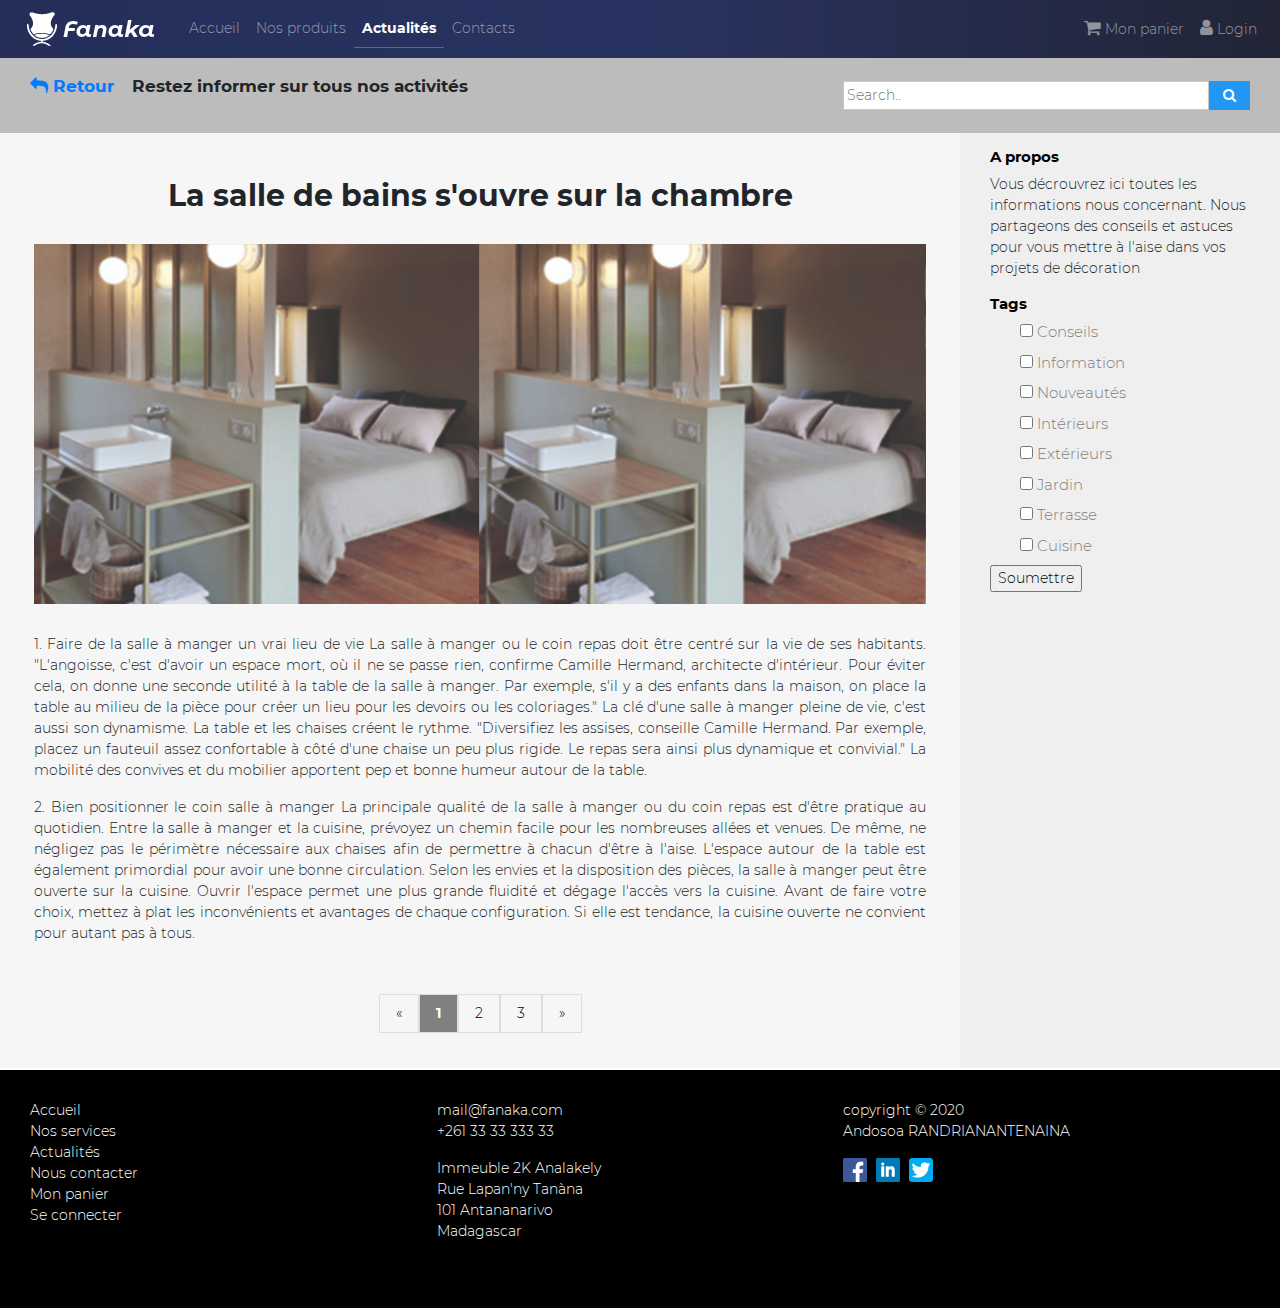
<file: article4.html>
<!DOCTYPE html>
<html>
<head>
	<title>Article 04</title>
	<meta charset="utf-8">
	<link rel="stylesheet" type="text/css" href="css/bootstrap.min.css">
	<link rel="stylesheet" type="text/css" href="css/font-awesome.min.css">
	<meta name="viewport" content="width=device-width, initial-scale=1.0">
	<script src="jquery/jquery.min.js"></script>
	<script src="jquery/popper.min.js"></script>
	<script src="jquery/bootstrap.min.js"></script>
</head>
<body> 

	<!-- navbar -->
	<div class="container-fluid">
		<div class="row">
			<div class="col-md-12">
				<nav class="navbar navbar-expand-lg navbar-dark fixed-top" style="background-image:linear-gradient(to right, #242e59, #293361, #212536);">
				  <a class="navbar-brand" href="index.html"><img src="img/logo.png"></a>
				  <button style="width:initial"class="navbar-toggler" type="button" data-toggle="collapse" data-target="#collapsibleNavbar">
				    <span class="navbar-toggler-icon"></span>
				  </button>
				  <div class="collapse navbar-collapse" id="collapsibleNavbar">
				    <ul class="navbar-nav mr-auto">
				      <li class="nav-item">
				        <a class="nav-link "href="index.html">Accueil</a>
				      </li>
				      <li class="nav-item">
				        <a class="nav-link " href="nos_produits.html">Nos produits</a>
				      </li>
				      <li class="nav-item">
				        <a class="nav-link active" href="actualites.html">Actualités</a>
				      </li>
				      <li class="nav-item">
				        <a class="nav-link " href="contact.html">Contacts</a>
				      </li>
				    </ul>
				    <ul class="navbar-nav">
					    <li class="nav-item">
					        <a class="nav-link" href="panier.html"><i class="fa fa-shopping-cart" style="font-size:18px"></i> Mon panier</a>
					    </li>
					    <li class="nav-item">
					        <a class="nav-link" href="login.html"><i class="fa fa-user" style="font-size:18px"></i> Login</a>
					    </li>
				    </ul>
				  </div>
				</nav>
			</div>
		</div>
	</div>

	<!-- barre de recherche et filtre -->
	<div class="container-fluid secondbar">
		<div class="row">
			<div class="col-md-1">
				<a href="actualites.html"><h2> <i class="fa fa-mail-reply" style="font-size:18px"></i> Retour</h2></a>
			</div>
			<div class="col-md-7">
				<h2>Restez informer sur tous nos activités</h2>
			</div>
			<div class="col-md-4">
				<form class="recherchez" action="#">
				  <input type="text" placeholder="Search.." name="search2">
				  <button type="submit"><i class="fa fa-search"></i></button>
				</form>
			</div>
		</div>
	</div>
	<!-- liste produites -->
	<div class="container-fluid list-produits">
		<div class="row">
			<div class="col-md-9 card-produits">
				<div class="container-fluid">
					<div class="row">
						<div class="col-md-12" style="; margin:0px auto; padding:0px 4px; overflow: hidden;">
					            <div class="container-blog">  
								     <h2 style="font-size: 30px;font-weight: 600; text-align: center; margin:30px 0;">La salle de bains s'ouvre sur la chambre</h2>
								      <div class="img-blog">
								        <img style="width:100%;" src="img/article4img.jpg">
								      </div>
								      <div class="description-blog" style="margin:30px 0;">
											<p style="text-align: justify;">
											1. Faire de la salle à manger un vrai lieu de vie
											La salle à manger ou le coin repas doit être centré sur la vie de ses habitants. "L'angoisse, c'est d'avoir un espace mort, où il ne se passe rien, confirme Camille Hermand, architecte d'intérieur. Pour éviter cela, on donne une seconde utilité à la table de la salle à manger. Par exemple, s'il y a des enfants dans la maison, on place la table au milieu de la pièce pour créer un lieu pour les devoirs ou les coloriages."  
											La clé d'une salle à manger pleine de vie, c'est aussi son dynamisme. La table et les chaises créent le rythme. "Diversifiez les assises, conseille Camille Hermand. Par exemple, placez un fauteuil assez confortable à côté d'une chaise un peu plus rigide. Le repas sera ainsi plus dynamique et convivial." La mobilité des convives et du mobilier apportent pep et bonne humeur autour de la table.
											</p>
											<p style="text-align: justify;">
											2. Bien positionner le coin salle à manger
											La principale qualité de la salle à manger ou du coin repas est d'être pratique au quotidien. Entre la salle à manger et la cuisine, prévoyez un chemin facile pour les nombreuses allées et venues. De même, ne négligez pas le périmètre nécessaire aux chaises afin de permettre à chacun d'être à l'aise. L'espace autour de la table est également primordial pour avoir une bonne circulation. 
											Selon les envies et la disposition des pièces, la salle à manger peut être ouverte sur la cuisine. Ouvrir l'espace permet une plus grande fluidité et dégage l'accès vers la cuisine. Avant de faire votre choix, mettez à plat les inconvénients et avantages de chaque configuration. Si elle est tendance, la cuisine ouverte ne convient pour autant pas à tous.
											</p>
								      </div>
								</div>			        				        
						</div>									
					</div>
					<!-- pagination -->
					<div class="pagination-center">
					  <div class="pagination">
					  <a href="#">&laquo;</a>
					  <a href="#" class="active">1</a>
					  <a href="#">2</a>
					  <a href="#">3</a>
					  <a href="#">&raquo;</a>
					  </div>
					</div>
				</div>
			</div>
			<div class="col-md-3 fixed-left">
			    <div class=filtre-produit>
			    	  <h2>A propos</h2>
			          <p>Vous décrouvrez ici toutes les informations nous concernant. Nous partageons des conseils et astuces pour vous mettre à l'aise dans vos projets de décoration</p>

			          <h2>Tags</h2>
			          <div class="quizz-pays"> 
			              <form action="/action_page.php">
			                  <input type="checkbox" id="conseils" name="conseils" value="tags">
			                  <label for="conseils"> Conseils</label><br>
			                  <input type="checkbox" id="information" name="information" value="tags">
			                  <label for="information"> Information</label><br>
			                  <input type="checkbox" id="nouveautes" name="nouveautes" value="tags">
			                  <label for="nouveautes"> Nouveautés</label><br>
			                  <input type="checkbox" id="interieurs" name="interieurs" value="tags">
			                  <label for="interieurs"> Intérieurs</label><br>
			                  <input type="checkbox" id="exterieurs" name="exterieurs" value="tags">
			                  <label for="exterieurs"> Extérieurs</label><br>
			                  <input type="checkbox" id="jardin" name="jardin" value="tags">
			                  <label for="jardin"> Jardin</label><br>
			                  <input type="checkbox" id="terrasse" name="terrasse" value="tags">
			                  <label for="terrasse"> Terrasse</label><br>
			                  <input type="checkbox" id="cuisine" name="cuisine" value="tags">
			                  <label for="cuisine"> Cuisine</label><br>
			              </form> 
			          </div>
			    </div>
			    <div class="submit"><input type="button" onclick="alert('Filtre activé!')" value="Soumettre">
			    </div>
			</div>
		</div>
	</div>
	<!-- footer -->
	<div class="container-fluid footer">
		<div class="row">
			<div class="col-md-4" style="list-style-type: none;margin-bottom: 20px; color:white‹;">
					<li><a href="index.html">Accueil</a></li>
					<li><a href="nos_produits.html">Nos services</a></li>
					<li><a href="actualites.html">Actualités</a></li>
					<li><a href="contact.html">Nous contacter</a></li>
					<li><a href="panier.html">Mon panier</a></li>
					<li><a href="login.html">Se connecter</a></li>
			</div>
			<div class="col-md-4" style="margin-bottom: 20px">
				<p><a href="mailto:mail@fanaka.com">mail@fanaka.com </a><br>+261 33 33 333 33</p>
				<p>Immeuble 2K Analakely <br>Rue Lapan'ny Tanàna <br>101 Antananarivo <br>Madagascar</p>

			</div>
			<div class="col-md-4">
					<p>copyright &copy; 2020 <br>Andosoa RANDRIANANTENAINA</p>
					<img src="img/facebook.png" style="margin-right: 5px">
					<img src="img/linkedin.png" style="margin-right: 5px">
					<img src="img/twitter.png" >
			</div>
		</div>
	</div>
</body>
</html>
</file>
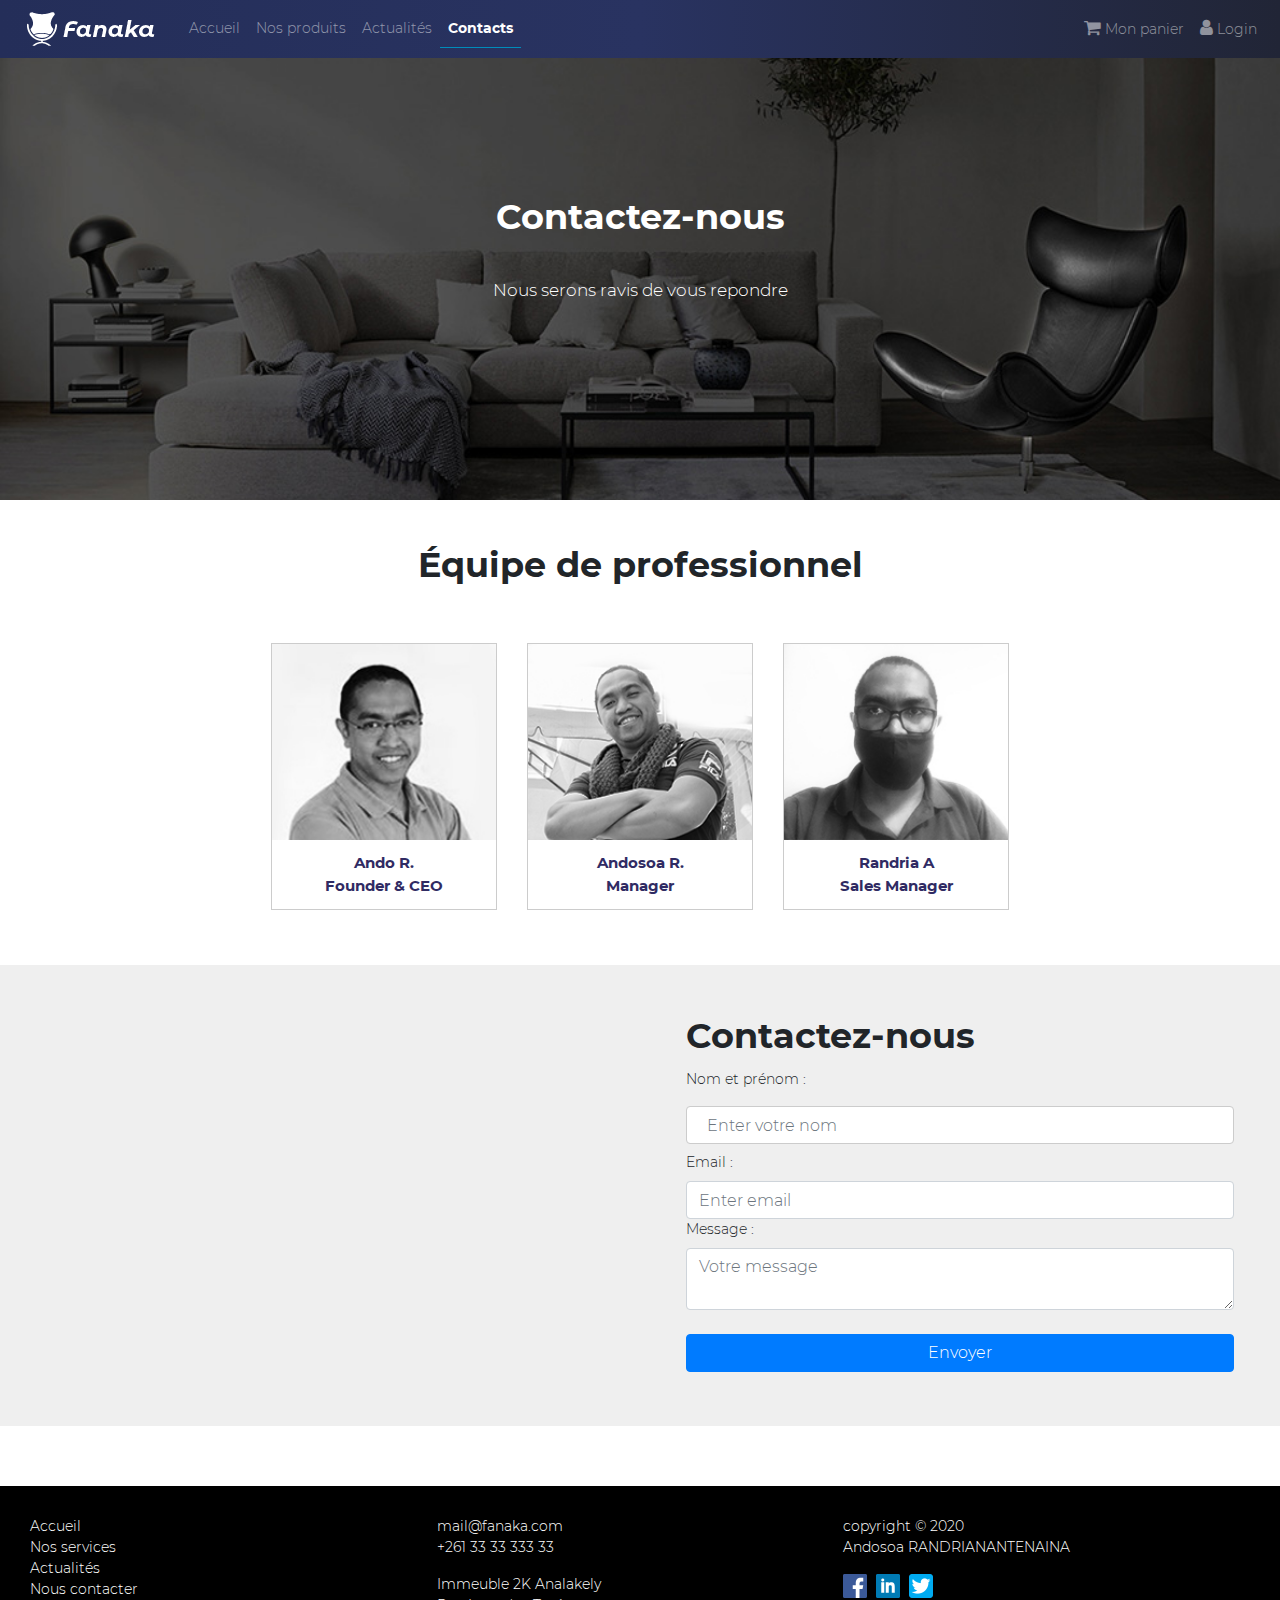
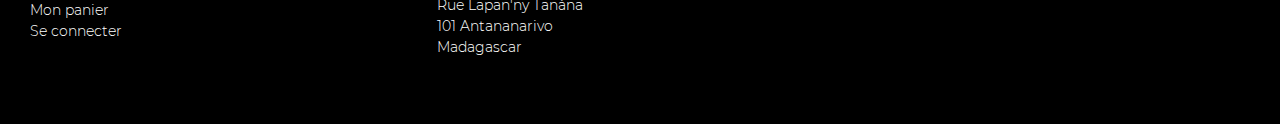
<file: contact.html>
<!DOCTYPE html>
<html>
<head>
	<title>Contact</title>
	<meta charset="utf-8">
	<link rel="stylesheet" type="text/css" href="css/bootstrap.min.css">
	<link rel="stylesheet" type="text/css" href="css/font-awesome.min.css">
	<meta name="viewport" content="width=device-width, initial-scale=1.0">
	<script src="jquery/jquery.min.js"></script>
	<script src="jquery/popper.min.js"></script>
	<script src="jquery/bootstrap.min.js"></script>
</head>
<body> 

	<!-- navbar -->
	<div class="container-fluid">
		<div class="row">
			<div class="col-md-12">
				<nav class="navbar navbar-expand-lg navbar-dark fixed-top" style="background-image:linear-gradient(to right, #242e59, #293361, #212536);">
				  <a class="navbar-brand" href="index.html"><img src="img/logo.png"></a>
				  <button style="width:initial"class="navbar-toggler" type="button" data-toggle="collapse" data-target="#collapsibleNavbar">
				    <span class="navbar-toggler-icon"></span>
				  </button>
				  <div class="collapse navbar-collapse" id="collapsibleNavbar">
				    <ul class="navbar-nav mr-auto">
				      <li class="nav-item">
				        <a class="nav-link "href="index.html">Accueil</a>
				      </li>
				      <li class="nav-item">
				        <a class="nav-link" href="nos_produits.html">Nos produits</a>
				      </li>
				      <li class="nav-item">
				        <a class="nav-link" href="actualites.html">Actualités</a>
				      </li>
				      <li class="nav-item">
				        <a class="nav-link active" href="contact.html">Contacts</a>
				      </li>
				    </ul>
				    <ul class="navbar-nav">
					    <li class="nav-item">
					        <a class="nav-link" href="panier.html"><i class="fa fa-shopping-cart" style="font-size:18px"></i> Mon panier</a>
					    </li>
					    <li class="nav-item">
					        <a class="nav-link" href="login.html"><i class="fa fa-user" style="font-size:18px"></i> Login</a>
					    </li>
				    </ul>
				  </div>
				</nav>
			</div>
		</div>
	</div>

	<!-- cover -->
	<div class="container-fluid">
		<div class="row">
			<div class="col-md-12">
		      <div class="cover-container-contact" >
		        <div class="cover-text">
		          <h1>Contactez-nous</h1>
		          <h2>Nous serons ravis de vous repondre</h2>
		        </div>
		      </div>
			</div>
		</div>
	</div>

	<!-- nos produits-->
	<div class="container-fluid bloc">
		<div class="row">
			<div class="col-md-12">
				<H1 style="text-align: center">Équipe de professionnel</H1>
			</div>
		</div>	
	</div>
	<div class="container-fluid maxwidth75">
		<div class="row">
			<div class="col-md-4" style="padding:0px 15px">
	            <div class="gallery">
	              <img src="img/ando.jpg">
	              <div class="desc">Ando R. <br> Founder & CEO</div>
	            </div>
			</div>
			<div class="col-md-4" style="padding:0px 15px">
	            <div class="gallery">
	                <img src="img/ando2.jpg">
	              <div class="desc">Andosoa R. <br>Manager</div>
	            </div>
			</div>
			<div class="col-md-4" style="padding:0px 15px">
	            <div class="gallery">
	              <a target="_blank" href="nos_produits.html">
	                <img src="img/ando3.jpg">
	              </a>
	              <div class="desc">Randria A <br>Sales Manager</div>
	            </div>
			</div>
		</div>
	</div>

	<!-- Qui sommes nous -->
	<div class="container-fluid bloc" style="background-color: #efefef"> 
		<div class="row">
			<div class="col-md-6">
				<!--The div element for the map -->
            	<iframe style="padding:30px"src="https://www.google.com/maps/embed?pb=!1m18!1m12!1m3!1d3774.4122461447996!2d47.52531511432117!3d-18.91313841237559!2m3!1f0!2f0!3f0!3m2!1i1024!2i768!4f13.1!3m3!1m2!1s0x21f07f9067fd0ff5%3A0xc0b177673f08d270!2sTaralila%20Marketing!5e0!3m2!1sfr!2smg!4v1600153180361!5m2!1sfr!2smg" width="100%" height="400" frameborder="0" style="border:0;" allowfullscreen="" aria-hidden="false" tabindex="0"></iframe>   
			</div>
			<div class="col-md-6">
				<div class="quisommesnous">
					<div class="container">
					  <h1>Contactez-nous</h1>
					  <form action="https://www.w3schools.com/action_page.php">
					    <div class="form-group">
					      <label for="text">Nom et prénom :</label>
					      <input type="text" class="form-control" id="Nom" placeholder="Enter votre nom" name="email">
					      <label for="email">Email :</label>
					      <input type="email" class="form-control" id="email" placeholder="Enter email" name="email">	
					      <label for="message">Message :</label>
					      <textarea class="form-control"placeholder = "Votre message" class="contact-form-text"></textarea> 				      
					    </div>
					    <button type="submit" class="btn btn-primary">Envoyer</button>
					  </form>
				</div>


				</div>
			</div>
		</div>
	</div>

	<!-- footer-->
	<div class="container-fluid footer">
		<div class="row">
			<div class="col-md-4" style="list-style-type: none;margin-bottom: 20px; color:white‹;">
					<li><a href="index.html">Accueil</a></li>
					<li><a href="nos_produits.html">Nos services</a></li>
					<li><a href="actualites.html">Actualités</a></li>
					<li><a href="contact.html">Nous contacter</a></li>
					<li><a href="panier.html">Mon panier</a></li>
					<li><a href="login.html">Se connecter</a></li>
			</div>
			<div class="col-md-4" style="margin-bottom: 20px">
				<p><a href="mailto:mail@fanaka.com">mail@fanaka.com </a><br>+261 33 33 333 33</p>
				<p>Immeuble 2K Analakely <br>Rue Lapan'ny Tanàna <br>101 Antananarivo <br>Madagascar</p>

			</div>
			<div class="col-md-4">
					<p>copyright &copy; 2020 <br>Andosoa RANDRIANANTENAINA</p>
					<img src="img/facebook.png" style="margin-right: 5px">
					<img src="img/linkedin.png" style="margin-right: 5px">
					<img src="img/twitter.png" >
			</div>
		</div>
		
	</div>
</body>
</html>
</file>
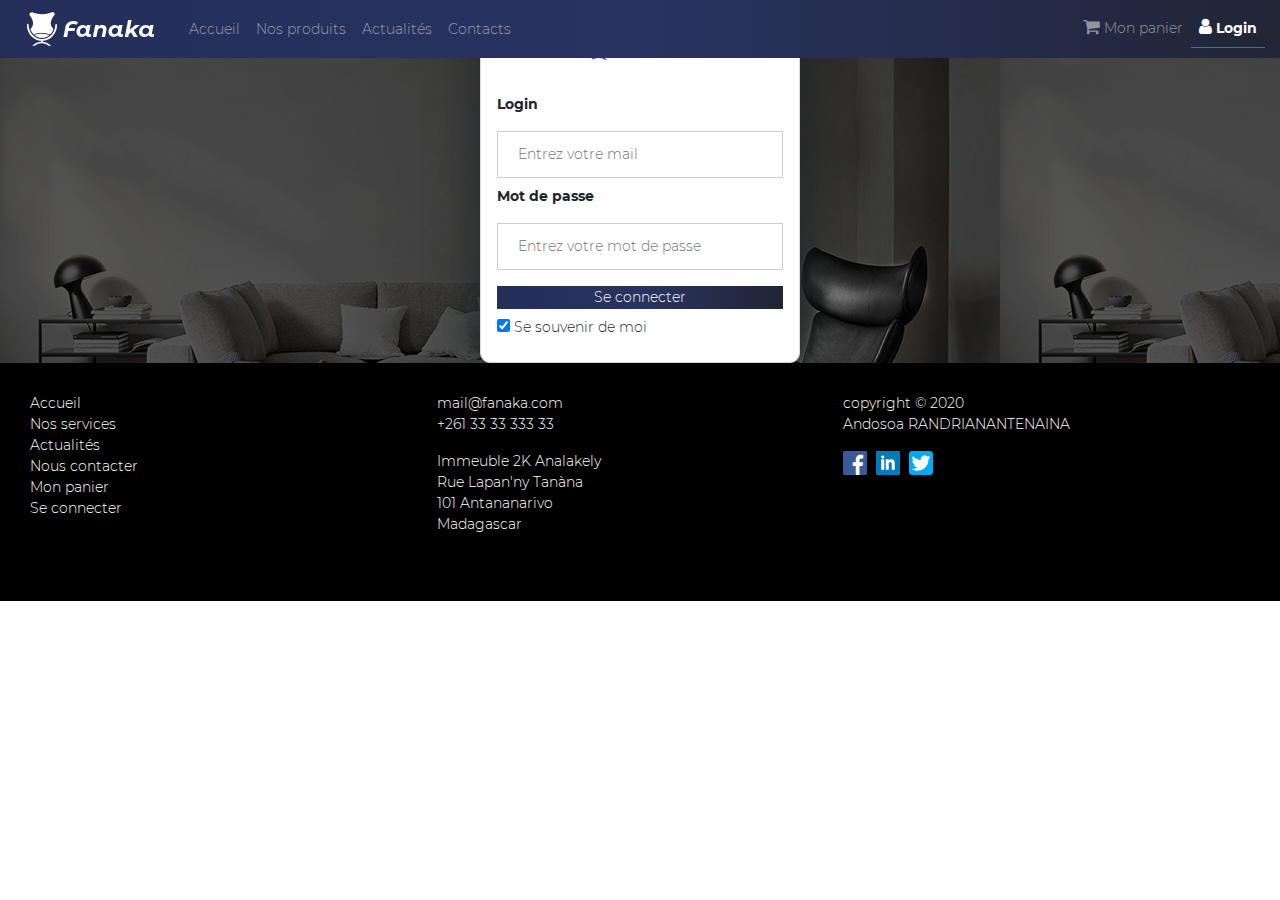
<file: login.html>
<!DOCTYPE html>
<html>
<head>
	<title>Login</title>
	<meta charset="utf-8">
	<link rel="stylesheet" type="text/css" href="css/bootstrap.min.css">
	<link rel="stylesheet" type="text/css" href="css/font-awesome.min.css">
	<meta name="viewport" content="width=device-width, initial-scale=1.0">
	<script src="jquery/jquery.min.js"></script>
	<script src="jquery/popper.min.js"></script>
	<script src="jquery/bootstrap.min.js"></script>
</head>
<body> 

	<!-- navbar -->
	<div class="container-fluid">
		<div class="row">
			<div class="col-md-12">
				<nav class="navbar navbar-expand-lg navbar-dark fixed-top" style="background-image:linear-gradient(to right, #242e59, #293361, #212536);">
				  <a class="navbar-brand" href="index.html"><img src="img/logo.png"></a>
				  <button style="width:initial"class="navbar-toggler" type="button" data-toggle="collapse" data-target="#collapsibleNavbar">
				    <span class="navbar-toggler-icon"></span>
				  </button>
				  <div class="collapse navbar-collapse" id="collapsibleNavbar">
				    <ul class="navbar-nav mr-auto">
				      <li class="nav-item">
				        <a class="nav-link "href="index.html">Accueil</a>
				      </li>
				      <li class="nav-item">
				        <a class="nav-link " href="nos_produits.html">Nos produits</a>
				      </li>
				      <li class="nav-item">
				        <a class="nav-link" href="actualites.html">Actualités</a>
				      </li>
				      <li class="nav-item">
				        <a class="nav-link " href="contact.html">Contacts</a>
				      </li>
				    </ul>
				    <ul class="navbar-nav">
					    <li class="nav-item">
					        <a class="nav-link " href="panier.html"><i class="fa fa-shopping-cart" style="font-size:18px"></i> Mon panier</a>
					    </li>
					    <li class="nav-item">
					        <a class="nav-link active" href="login.html"><i class="fa fa-user" style="font-size:18px"></i> Login</a>
					    </li>
				    </ul>
				  </div>
				</nav>
			</div>
		</div>
	</div>

	<!-- login form -->
	<div class="container-fluid bg">
		<div class="row justify-content-center" style="height: -webkit-fill-available;">
			<div class="col-12 col-sm-6 col-md-3" style="margin:auto">
				<form  class="form-container" method="post">
				  <div class="imgcontainer">
				    <img src="img/logo_bleu.png" alt="logo" class="avatar">
				  </div>

				  <div class="container">
				    <label for="uname"><b>Login</b></label>
				    <input type="text" placeholder="Entrez votre mail" name="uname" required>

				    <label for="psw"><b>Mot de passe</b></label>
				    <input type="password" placeholder="Entrez votre mot de passe" name="psw" required>
				        
				    <button onclick="alert('Vous êtes connecter!')"id="login-bouton"type="submit" style="background-image: linear-gradient(to right, #242e59, #293361, #212536);">Se connecter</button>

				    <label>
				      <input type="checkbox" checked="checked" name="remember"> Se souvenir de moi
				    </label>
				  </div>
				</form>
			</div>
		</div>
	</div>
	<!-- footer -->
	<div class="container-fluid footer" style="bottom: 0px">
		<div class="row">
			<div class="col-md-4" style="list-style-type: none;margin-bottom: 20px; color:white‹;">
					<li><a href="index.html">Accueil</a></li>
					<li><a href="nos_produits.html">Nos services</a></li>
					<li><a href="actualites.html">Actualités</a></li>
					<li><a href="contact.html">Nous contacter</a></li>
					<li><a href="panier.html">Mon panier</a></li>
					<li><a href="login.html">Se connecter</a></li>
			</div>
			<div class="col-md-4" style="margin-bottom: 20px">
				<p><a href="mailto:mail@fanaka.com">mail@fanaka.com </a><br>+261 33 33 333 33</p>
				<p>Immeuble 2K Analakely <br>Rue Lapan'ny Tanàna <br>101 Antananarivo <br>Madagascar</p>

			</div>
			<div class="col-md-4">
					<p>copyright &copy; 2020 <br>Andosoa RANDRIANANTENAINA</p>
					<img src="img/facebook.png" style="margin-right: 5px">
					<img src="img/linkedin.png" style="margin-right: 5px">
					<img src="img/twitter.png" >
			</div>
		</div>
	</div>
</body>
</html>
</file>
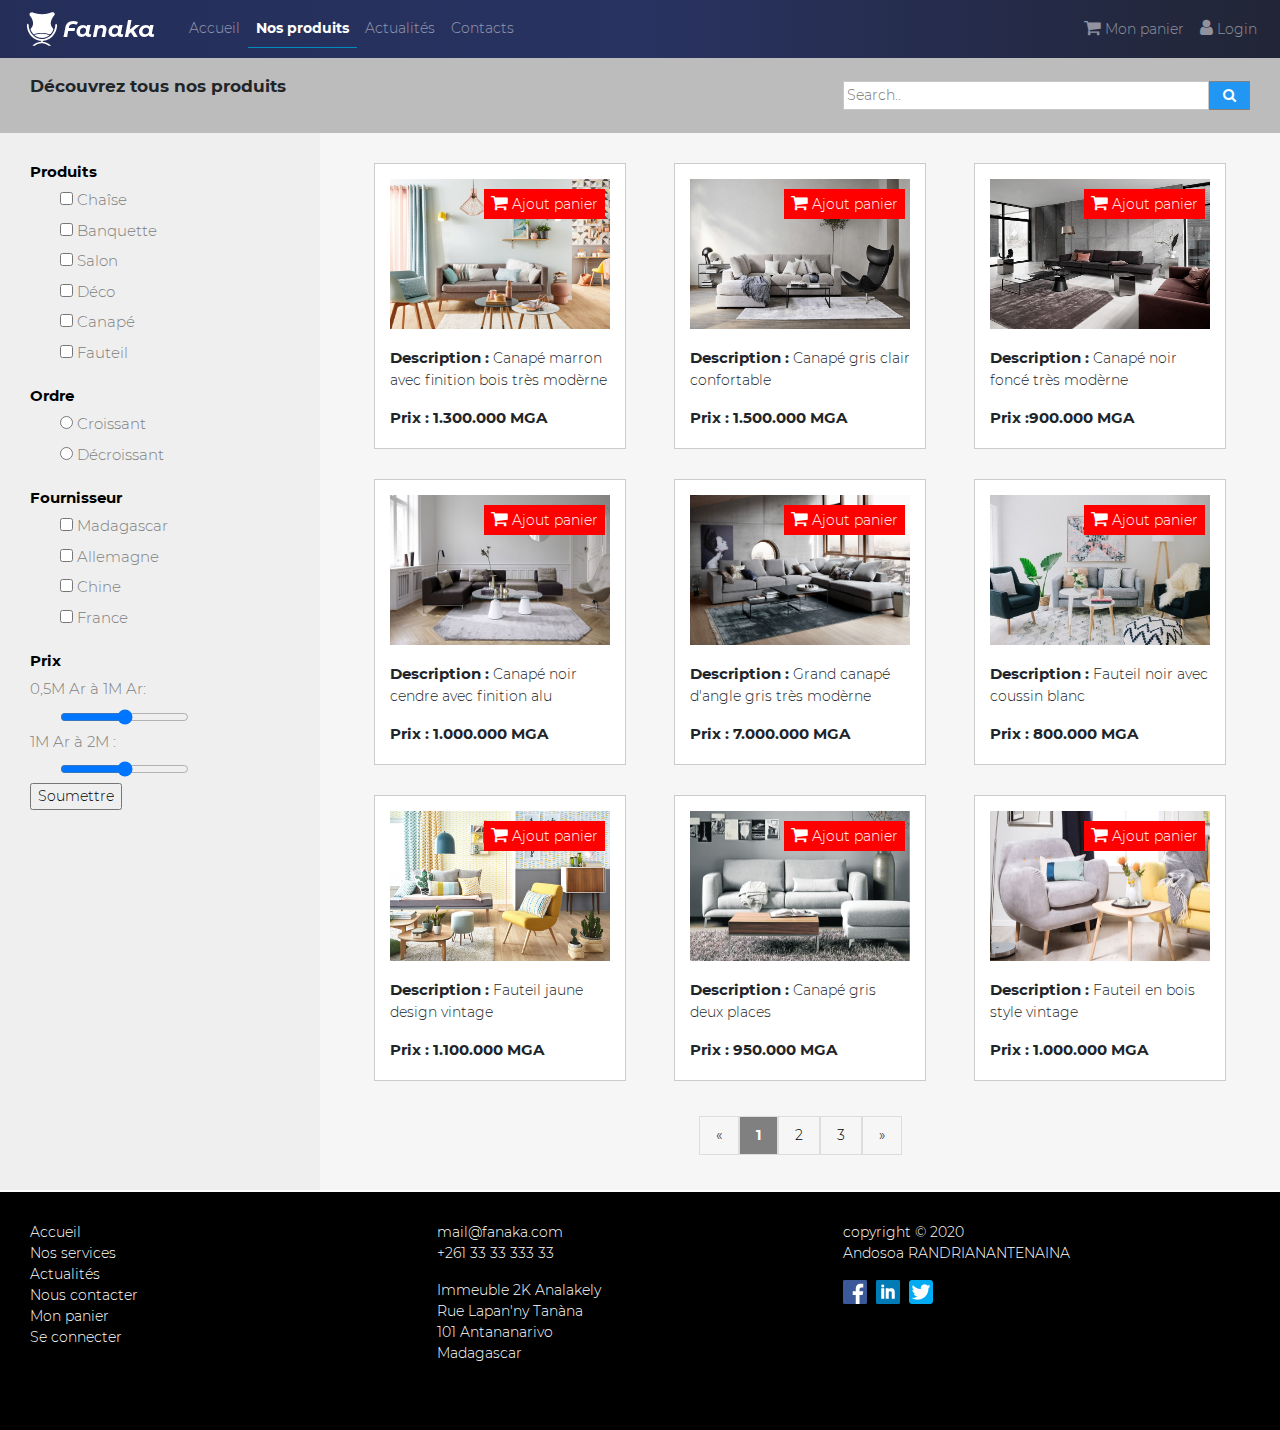
<file: nos_produits.html>
<!DOCTYPE html>
<html>
<head>
	<title>Nos produits</title>
	<meta charset="utf-8">
	<link rel="stylesheet" type="text/css" href="css/bootstrap.min.css">
	<link rel="stylesheet" type="text/css" href="css/font-awesome.min.css">
	<meta name="viewport" content="width=device-width, initial-scale=1.0">
	<script src="jquery/jquery.min.js"></script>
	<script src="jquery/popper.min.js"></script>
	<script src="jquery/bootstrap.min.js"></script>
</head>
<body> 

	<!-- navbar -->
	<div class="container-fluid">
		<div class="row">
			<div class="col-md-12">
				<nav class="navbar navbar-expand-lg navbar-dark fixed-top" style="background-image:linear-gradient(to right, #242e59, #293361, #212536);">
				  <a class="navbar-brand" href="index.html"><img src="img/logo.png"></a>
				  <button style="width:initial"class="navbar-toggler" type="button" data-toggle="collapse" data-target="#collapsibleNavbar">
				    <span class="navbar-toggler-icon"></span>
				  </button>
				  <div class="collapse navbar-collapse" id="collapsibleNavbar">
				    <ul class="navbar-nav mr-auto">
				      <li class="nav-item">
				        <a class="nav-link "href="index.html">Accueil</a>
				      </li>
				      <li class="nav-item">
				        <a class="nav-link active" href="nos_produits.html">Nos produits</a>
				      </li>
				      <li class="nav-item">
				        <a class="nav-link" href="actualites.html">Actualités</a>
				      </li>
				      <li class="nav-item">
				        <a class="nav-link " href="contact.html">Contacts</a>
				      </li>
				    </ul>
				    <ul class="navbar-nav">
					    <li class="nav-item">
					        <a class="nav-link" href="panier.html"><i class="fa fa-shopping-cart" style="font-size:18px"></i> Mon panier</a>
					    </li>
					    <li class="nav-item">
					        <a class="nav-link" href="login.html"><i class="fa fa-user" style="font-size:18px"></i> Login</a>
					    </li>
				    </ul>
				  </div>
				</nav>
			</div>
		</div>
	</div>

	<!-- barre de recherche et filtre -->
	<div class="container-fluid secondbar">
		<div class="row">
			<div class="col-md-8">
				<h2>Découvrez tous nos produits</h2>
			</div>
			<div class="col-md-4">
				<form class="recherchez" action="#">
				  <input type="text" placeholder="Search.." name="search2">
				  <button type="submit"><i class="fa fa-search"></i></button>
				</form>
			</div>
		</div>
	</div>
	<!-- liste produites -->
	<div class="container-fluid list-produits">
		<div class="row">
			<div class="col-md-3 fixed-left">
				 <div class=filtre-produit>
			          <h2 class="titre-filtre">Produits</h2>
			          <div class="quizz-produit"> 
			              <form action="/action_page.php">
			                  <input type="checkbox" id="produit1" name="produit1" value="Chaise">
			                  <label for="produit1"> Chaîse</label><br>
			                    <input type="checkbox" id="produit2" name="produit2" value="Banquette">
			                  <label for="produit2"> Banquette</label><br>
			                    <input type="checkbox" id="produit3" name="produit3" value="Salon">
			                  <label for="produit3"> Salon</label><br>
			                    <input type="checkbox" id="produit4" name="produit4" value="Deco">
			                  <label for="produit4"> Déco</label><br>
			                    <input type="checkbox" id="produit5" name="produit5" value="Canape">
			                  <label for="produit5"> Canapé</label><br>
			                    <input type="checkbox" id="produit6" name="produit6" value="Fauteil">
			                  <label for="produit6"> Fauteil</label><br>
			              </form> 
			          </div>

			          <h2 class="titre-filtre">Ordre</h2>
			          <div class="quizz-ordre"> 
			              <form action="/action_page.php">
			                  <input type="radio" id="croissant" name="croissant" value="croissant">
			                  <label for="produit1"> Croissant</label><br>
			                    <input type="radio" id="decroissant" name="decroissant" value="decroissant">
			                  <label for="produit2"> Décroissant</label><br>
			              </form> 
			          </div>

			          <h2 class="titre-filtre">Fournisseur</h2>
			          <div class="quizz-pays"> 
			              <form action="/action_page.php">
			                  <input type="checkbox" id="madagascar" name="madagascar" value="pays">
			                  <label for="madagascar"> Madagascar</label><br>
			                  <input type="checkbox" id="allemagne" name="allemagne" value="pays">
			                  <label for="allemagne"> Allemagne</label><br>
			                  <input type="checkbox" id="chine" name="chine" value="pays">
			                  <label for="chine"> Chine</label><br>
			                  <input type="checkbox" id="france" name="france" value="pays">
			                  <label for="france"> France</label><br>
			              </form> 
			          </div>

			          <h2 class="titre-filtre">Prix</h2>
			          <div class="quizz-prix"> 
			               <form action="/action_page.php" method="get">
			                <label for="vol">0,5M Ar à 1M Ar:</label><br>
			                <input type="range" id="vol" name="vol" min="0" max="50"><br>
			                <label for="vol">1M Ar à 2M :</label><br>
			                <input type="range" id="vol" name="vol" min="0" max="50">
			              </form>
			          </div>
   				</div>
			    <div class="submit"><input type="button" onclick="alert('Filtre activé!')" value="Soumettre">
			    </div>
			</div>
			<div class="col-md-9 card-produits">
				<div class="container-fluid">
					<div class="row">
						<div class="col-md-4" style="max-width: 260px; margin:0px auto; padding:0px 4px">
			           		<div class="gallery container-article">
			           			<a href="panier.html"><button class="description-button"><i class="fa fa-shopping-cart" style="font-size:18px"></i>  Ajout panier</button></a>
			            		<div class="container-img"><a href="panier.html">
			                		<img src="img/img1.jpg">
			              		</a></div>
			              		<div class="description">
									<p><strong>Description :</strong> Canapé marron avec finition bois très modèrne</p>
									<p><strong>Prix : 1.300.000 MGA </strong> </p>
			              		</div>
				       		</div>
						</div>
						<div class="col-md-4" style="max-width: 260px; margin:0px auto; padding:0px 4px">
			           		<div class="gallery container-article">
			           			<a href="panier.html"><button class="description-button"><i class="fa fa-shopping-cart" style="font-size:18px"></i>  Ajout panier</button></a>
			            		<div class="container-img"><a href="panier.html">
			                		<img src="img/img2.jpg">
			              		</a></div>
			              		<div class="description">
					                <p><strong>Description :</strong> Canapé gris clair confortable</p>
					                <p><strong>Prix : 1.500.000 MGA </strong> </p>
			              		</div>
				       		</div>
						</div>
						<div class="col-md-4" style="max-width: 260px; margin:0px auto; padding:0px 4px">
			           		<div class="gallery container-article">
			           			<a href="panier.html"><button class="description-button"><i class="fa fa-shopping-cart" style="font-size:18px"></i>  Ajout panier</button></a>
			            		<div class="container-img"><a  href="panier.html">
			                		<img src="img/img3.jpg">
			              		</a></div>
			              		<div class="description">
					                <p><strong>Description :</strong> Canapé noir foncé très modèrne</p>
					                <p><strong>Prix :900.000 MGA </strong> </p>
			              		</div>
				       		</div>
						</div>
						<div class="col-md-4" style="max-width: 260px; margin:0px auto; padding:0px 4px">
			           		<div class="gallery container-article">
			           			<a href="panier.html"><button class="description-button"><i class="fa fa-shopping-cart" style="font-size:18px"></i>  Ajout panier</button></a>
			            		<div class="container-img"><a  href="panier.html">
			                		<img src="img/img4.jpg">
			              		</a></div>
			              		<div class="description">
					                <p><strong>Description :</strong> Canapé noir cendre avec finition alu</p>
					                <p><strong>Prix : 1.000.000 MGA </strong> </p>
			              		</div>
				       		</div>
						</div>
						<div class="col-md-4" style="max-width: 260px; margin:0px auto; padding:0px 4px">
			           		<div class="gallery container-article">
			           			<a href="panier.html"><button class="description-button"><i class="fa fa-shopping-cart" style="font-size:18px"></i>  Ajout panier</button></a>
			            		<div class="container-img"><a href="panier.html">
			                		<img src="img/img5.jpg">
			              		</a></div>
			              		<div class="description">
					                <p><strong>Description :</strong> Grand canapé d'angle gris très modèrne</p>
					                <p><strong>Prix : 7.000.000 MGA </strong> </p>
			              		</div>
				       		</div>
						</div>
						<div class="col-md-4" style="max-width: 260px; margin:0px auto; padding:0px 4px">
			           		<div class="gallery container-article">
			           			<a href="panier.html"><button class="description-button"><i class="fa fa-shopping-cart" style="font-size:18px"></i>  Ajout panier</button></a>
			            		<div class="container-img"><a  href="panier.html">
			                		<img src="img/img6.jpg">
			              		</a></div>
			              		<div class="description">
					                <p><strong>Description :</strong> Fauteil noir avec coussin blanc </p>
					                <p><strong>Prix : 800.000 MGA </strong> </p>
			              		</div>
				       		</div>
						</div>
						<div class="col-md-4" style="max-width: 260px; margin:0px auto; padding:0px 4px">
			           		<div class="gallery container-article">
			           			<a href="panier.html"><button class="description-button"><i class="fa fa-shopping-cart" style="font-size:18px"></i>  Ajout panier</button></a>
			            		<div class="container-img"><a  href="panier.html">
			                		<img src="img/img7.jpg">
			              		</a></div>
			              		<div class="description">
					                <p><strong>Description :</strong> Fauteil jaune design vintage</p>
					                <p><strong>Prix : 1.100.000 MGA </strong> </p>
			              		</div>
				       		</div>
						</div>
						<div class="col-md-4" style="max-width: 260px; margin:0px auto; padding:0px 4px">
			           		<div class="gallery container-article">
			           			<a href="panier.html"><button class="description-button"><i class="fa fa-shopping-cart" style="font-size:18px"></i>  Ajout panier</button></a>
			            		<div class="container-img"><a  href="panier.html">
			                		<img src="img/img8.jpg">
			              		</a></div>
			              		<div class="description">
					                <p><strong>Description :</strong> Canapé gris deux places</p>
					                <p><strong>Prix : 950.000 MGA </strong> </p>
			              		</div>
				       		</div>
						</div>
						<div class="col-md-4" style="max-width: 260px; margin:0px auto; padding:0px 4px">
			           		<div class="gallery container-article">
			           			<a href="panier.html"><button class="description-button"><i class="fa fa-shopping-cart" style="font-size:18px"></i>  Ajout panier</button></a>
			            		<div class="container-img"><a  href="panier.html">
			                		<img src="img/img9.jpg">
			              		</a></div>
			              		<div class="description">
					                <p><strong>Description :</strong> Fauteil en bois style vintage</p>
					                <p><strong>Prix : 1.000.000 MGA </strong> </p>
			              		</div>
				       		</div>
						</div>				
					</div>
					<!-- pagination -->
					<div class="pagination-center">
					  <div class="pagination">
					  <a href="#">&laquo;</a>
					  <a href="#" class="active">1</a>
					  <a href="#">2</a>
					  <a href="#">3</a>
					  <a href="#">&raquo;</a>
					  </div>
					</div>
				</div>
			</div>
		</div>
	</div>
	<!-- footer -->
	<div class="container-fluid footer">
		<div class="row">
			<div class="col-md-4" style="list-style-type: none;margin-bottom: 20px; color:white‹;">
					<li><a href="index.html">Accueil</a></li>
					<li><a href="nos_produits.html">Nos services</a></li>
					<li><a href="actualites.html">Actualités</a></li>
					<li><a href="contact.html">Nous contacter</a></li>
					<li><a href="panier.html">Mon panier</a></li>
					<li><a href="login.html">Se connecter</a></li>
			</div>
			<div class="col-md-4" style="margin-bottom: 20px">
				<p><a href="mailto:mail@fanaka.com">mail@fanaka.com </a><br>+261 33 33 333 33</p>
				<p>Immeuble 2K Analakely <br>Rue Lapan'ny Tanàna <br>101 Antananarivo <br>Madagascar</p>

			</div>
			<div class="col-md-4">
					<p>copyright &copy; 2020 <br>Andosoa RANDRIANANTENAINA</p>
					<img src="img/facebook.png" style="margin-right: 5px">
					<img src="img/linkedin.png" style="margin-right: 5px">
					<img src="img/twitter.png" >
			</div>
		</div>
	</div>
</body>
</html>
</file>
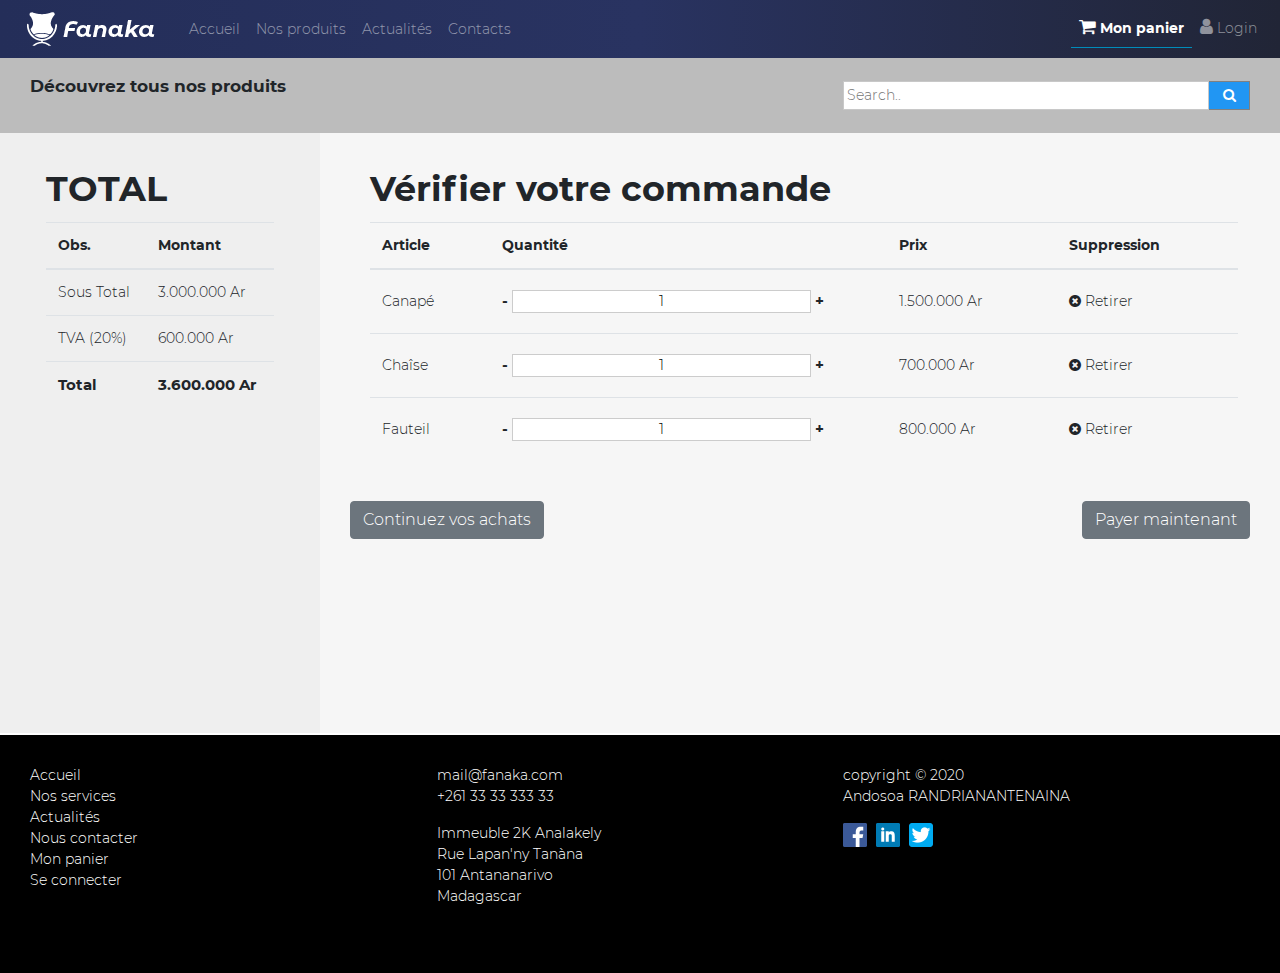
<file: panier.html>
<!DOCTYPE html>
<html>
<head>
	<title>Panier</title>
	<meta charset="utf-8">
	<link rel="stylesheet" type="text/css" href="css/bootstrap.min.css">
	<link rel="stylesheet" type="text/css" href="css/font-awesome.min.css">
	<meta name="viewport" content="width=device-width, initial-scale=1.0">
	<script src="jquery/jquery.min.js"></script>
	<script src="jquery/popper.min.js"></script>
	<script src="jquery/bootstrap.min.js"></script>
</head>
<body> 

	<!-- navbar -->
	<div class="container-fluid">
		<div class="row">
			<div class="col-md-12">
				<nav class="navbar navbar-expand-lg navbar-dark fixed-top" style="background-image:linear-gradient(to right, #242e59, #293361, #212536);">
				  <a class="navbar-brand" href="index.html"><img src="img/logo.png"></a>
				  <button style="width:initial"class="navbar-toggler" type="button" data-toggle="collapse" data-target="#collapsibleNavbar">
				    <span class="navbar-toggler-icon"></span>
				  </button>
				  <div class="collapse navbar-collapse" id="collapsibleNavbar">
				    <ul class="navbar-nav mr-auto">
				      <li class="nav-item">
				        <a class="nav-link "href="index.html">Accueil</a>
				      </li>
				      <li class="nav-item">
				        <a class="nav-link " href="nos_produits.html">Nos produits</a>
				      </li>
				      <li class="nav-item">
				        <a class="nav-link" href="actualites.html">Actualités</a>
				      </li>
				      <li class="nav-item">
				        <a class="nav-link " href="contact.html">Contacts</a>
				      </li>
				    </ul>
				    <ul class="navbar-nav">
					    <li class="nav-item">
					        <a class="nav-link active" href="panier.html"><i class="fa fa-shopping-cart" style="font-size:18px"></i> Mon panier</a>
					    </li>
					    <li class="nav-item">
					        <a class="nav-link" href="login.html"><i class="fa fa-user" style="font-size:18px"></i> Login</a>
					    </li>
				    </ul>
				  </div>
				</nav>
			</div>
		</div>
	</div>

	<!-- barre de recherche et filtre -->
	<div class="container-fluid secondbar">
		<div class="row">
			<div class="col-md-8">
				<h2>Découvrez tous nos produits</h2>
			</div>
			<div class="col-md-4">
				<form class="recherchez" action="#">
				  <input type="text" placeholder="Search.." name="search2">
				  <button type="submit"><i class="fa fa-search"></i></button>
				</form>
			</div>
		</div>
	</div>
	<!-- liste produites -->
	<div class="container-fluid list-produits" style="min-height: 600px">
		<div class="row">
			<div class="col-md-3 fixed-left"style="min-height: 600px" >
				 <div class=filtre-produit>
	          		<div class="container">
						  <h1>TOTAL</h1>       
						  <table class="table table-hover">
							    <thead>
							      <tr>
							        <th>Obs.</th>
							        <th>Montant</th>
							      </tr>
							    </thead>
							    <tbody>
							      <tr>
							        <td>Sous Total</td>
							        <td>3.000.000 Ar</td>
							      </tr>
							      <tr>
							        <td>TVA (20%)</td>
							        <td>600.000 Ar</td>
							      </tr>
							      <tr>
							        <td><strong>Total</strong></td>
							        <td><strong>3.600.000 Ar</strong></td>
							      </tr>
							    </tbody>
						  </table>
					</div>
				 </div>
			</div>
			<div class="col-md-9 card-produits">
				<div class="container-fluid">
					<div class="row">
						<div class="col-md-12" style="margin:0px auto; padding:0px 4px">
			           		<div class="container" style=" overflow-x:scroll ;min-width: 900px">
								  <h1>Vérifier votre commande</h1>       
								  <table class="table table-hover" style="overflow:hidden;">
									    <thead>
									      <tr>
									        <th>Article</th>
									        <th>Quantité</th>
									        <th>Prix</th>
									        <th>Suppression</th>
									      </tr>
									    </thead>
									    <tbody>
									      <tr>
									        <td>Canapé</td>
									        <td> <strong>-</strong> </i> <input id="plusmoins" type="text"value="1" style="text-align: center"> <strong>+</strong> </i></td>
									        <td>1.500.000 Ar</td>
									        <td><i class="fa fa-times-circle"></i> Retirer</td>
									      </tr>
									      <tr>
									        <td>Chaîse</td>
									        <td> <strong>-</strong> </i> <input id="plusmoins" type="text"value="1" style="text-align: center"> <strong>+</strong> </i></td>
									        <td>700.000 Ar</td>
									        <td><i class="fa fa-times-circle"></i> Retirer</td>
									      </tr>
									      <tr>
									        <td>Fauteil</td>
									        <td> <strong>-</strong> </i> <input id="plusmoins" type="text"value="1" style="text-align: center"> <strong>+</strong> </i></td>
									        <td>800.000 Ar</td>
									        <td><i class="fa fa-times-circle"></i> Retirer</td>
									      </tr>
									    </tbody>
								  </table>
							</div>
						</div>			
					</div>
				</div>
				<div class="container-fluid">
					<div class="pagerbutton">
						<div style="margin-right: auto!important">
							<a href="#">
								<button type="button" class="btn btn-secondary">Continuez vos achats</button>
							</a>
						</div>
						<div>
							<a href="#">
								<button type="button" class="btn btn-secondary" >Payer maintenant</button>
							</a>
						</div>								
					</div>
				</div>
			</div>
		</div>
	</div>
	<!-- footer -->
	<div class="container-fluid footer">
		<div class="row">
			<div class="col-md-4" style="list-style-type: none;margin-bottom: 20px; color:white‹;">
					<li><a href="index.html">Accueil</a></li>
					<li><a href="nos_produits.html">Nos services</a></li>
					<li><a href="actualites.html">Actualités</a></li>
					<li><a href="contact.html">Nous contacter</a></li>
					<li><a href="panier.html">Mon panier</a></li>
					<li><a href="login.html">Se connecter</a></li>
			</div>
			<div class="col-md-4" style="margin-bottom: 20px">
				<p><a href="mailto:mail@fanaka.com">mail@fanaka.com </a><br>+261 33 33 333 33</p>
				<p>Immeuble 2K Analakely <br>Rue Lapan'ny Tanàna <br>101 Antananarivo <br>Madagascar</p>

			</div>
			<div class="col-md-4">
					<p>copyright &copy; 2020 <br>Andosoa RANDRIANANTENAINA</p>
					<img src="img/facebook.png" style="margin-right: 5px">
					<img src="img/linkedin.png" style="margin-right: 5px">
					<img src="img/twitter.png" >
			</div>
		</div>
	</div>
</body>
</html>
</file>
